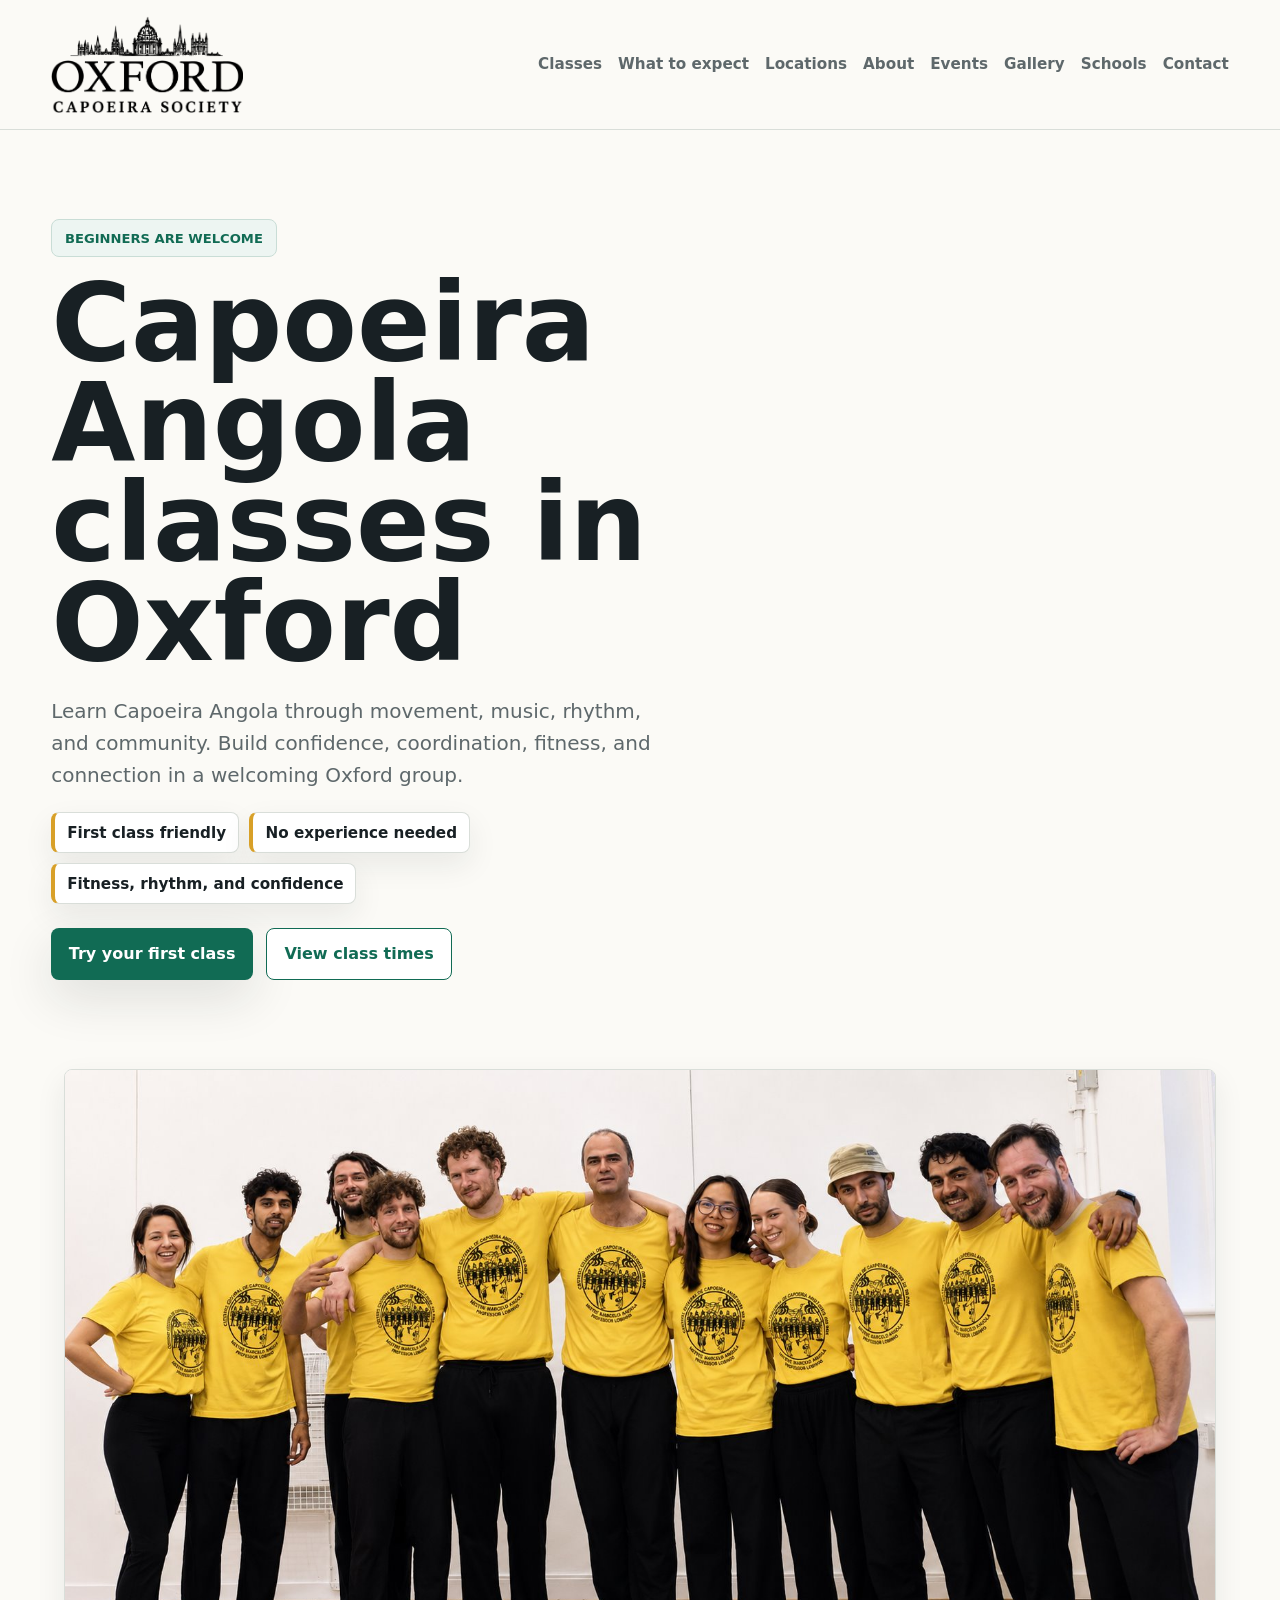
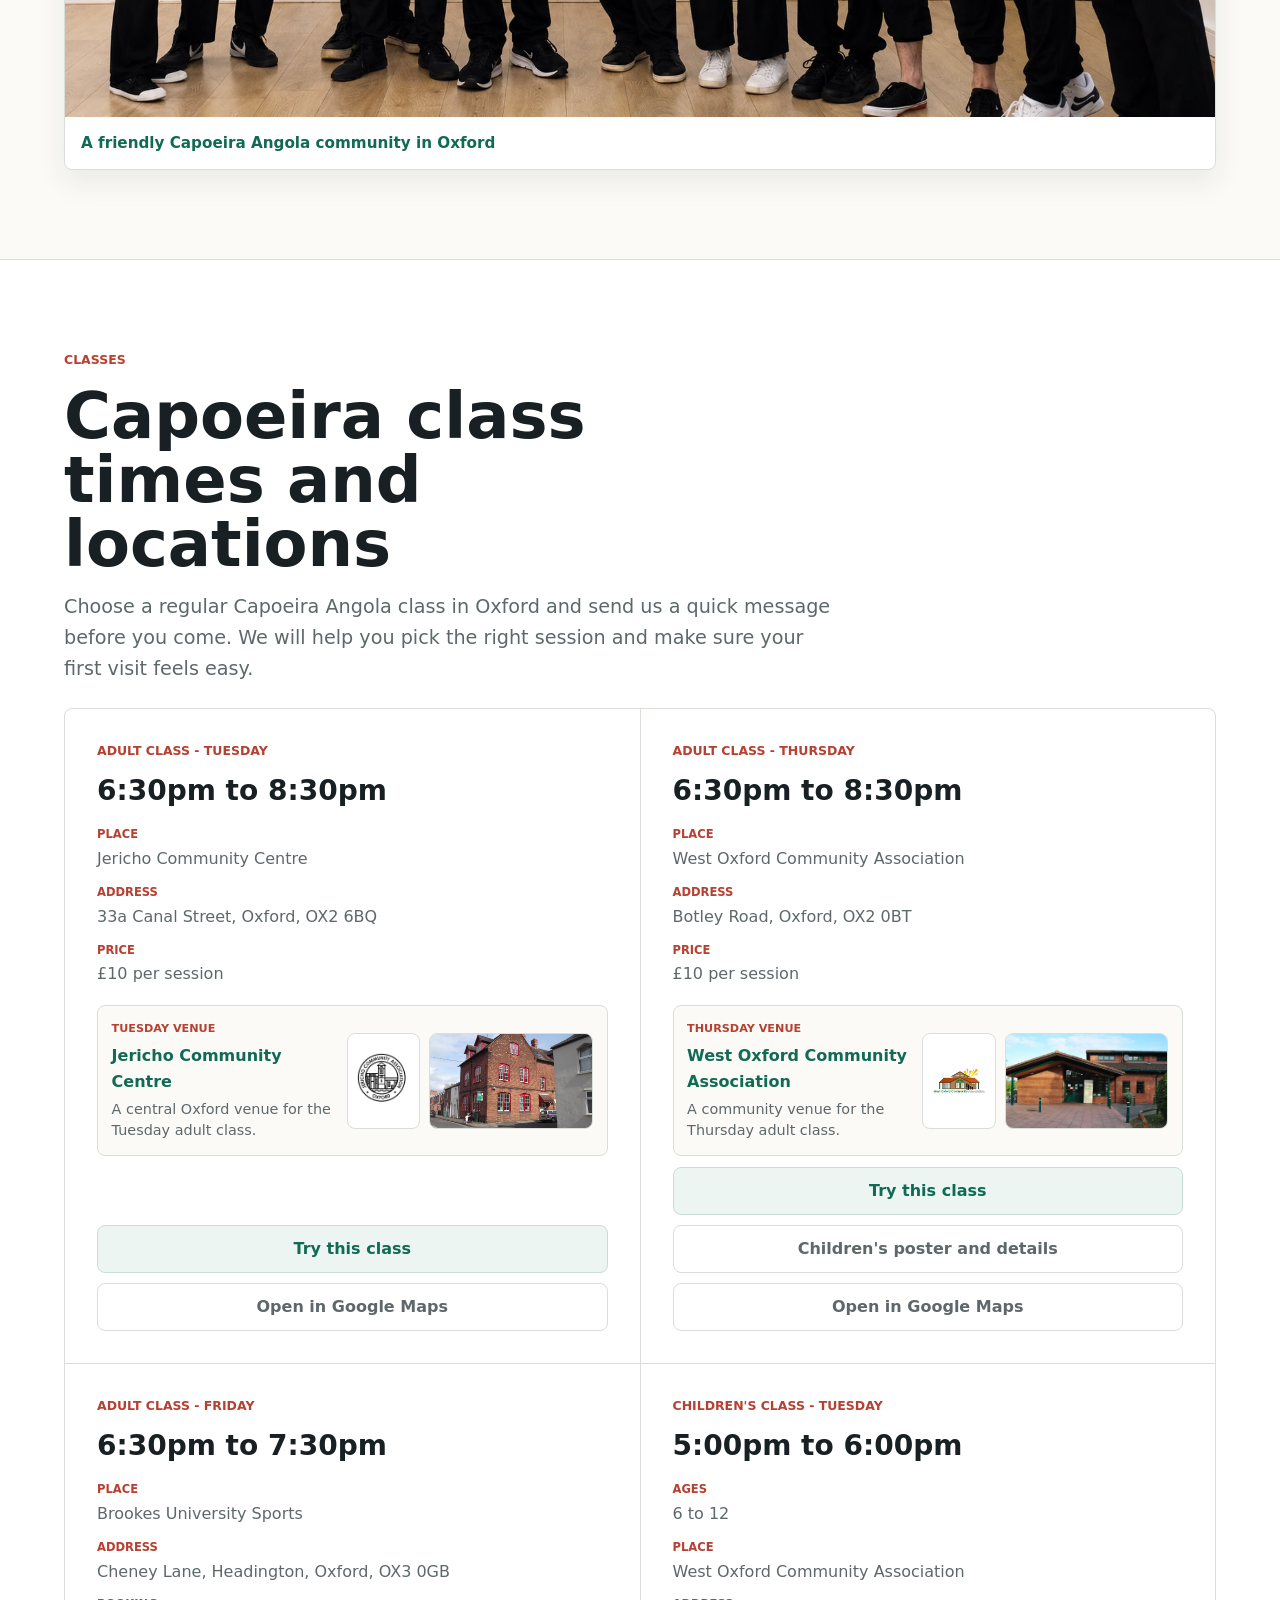
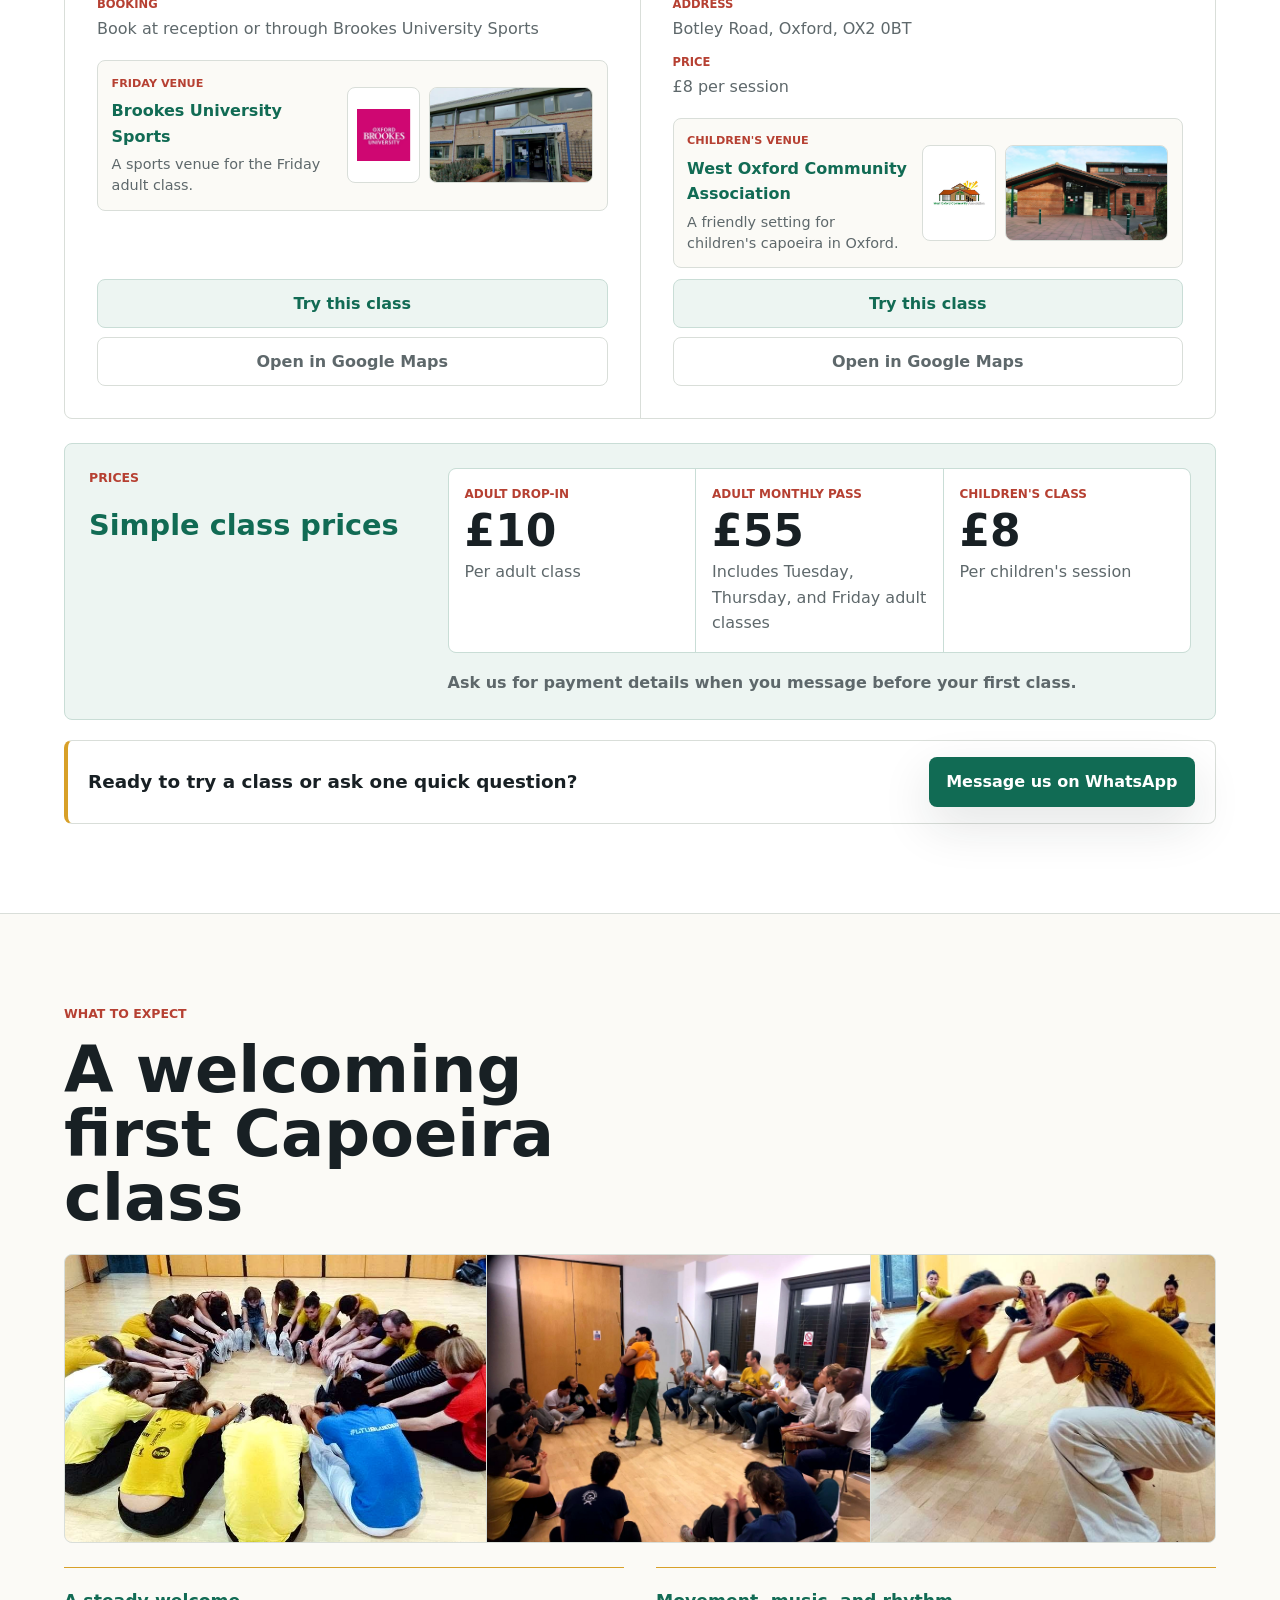
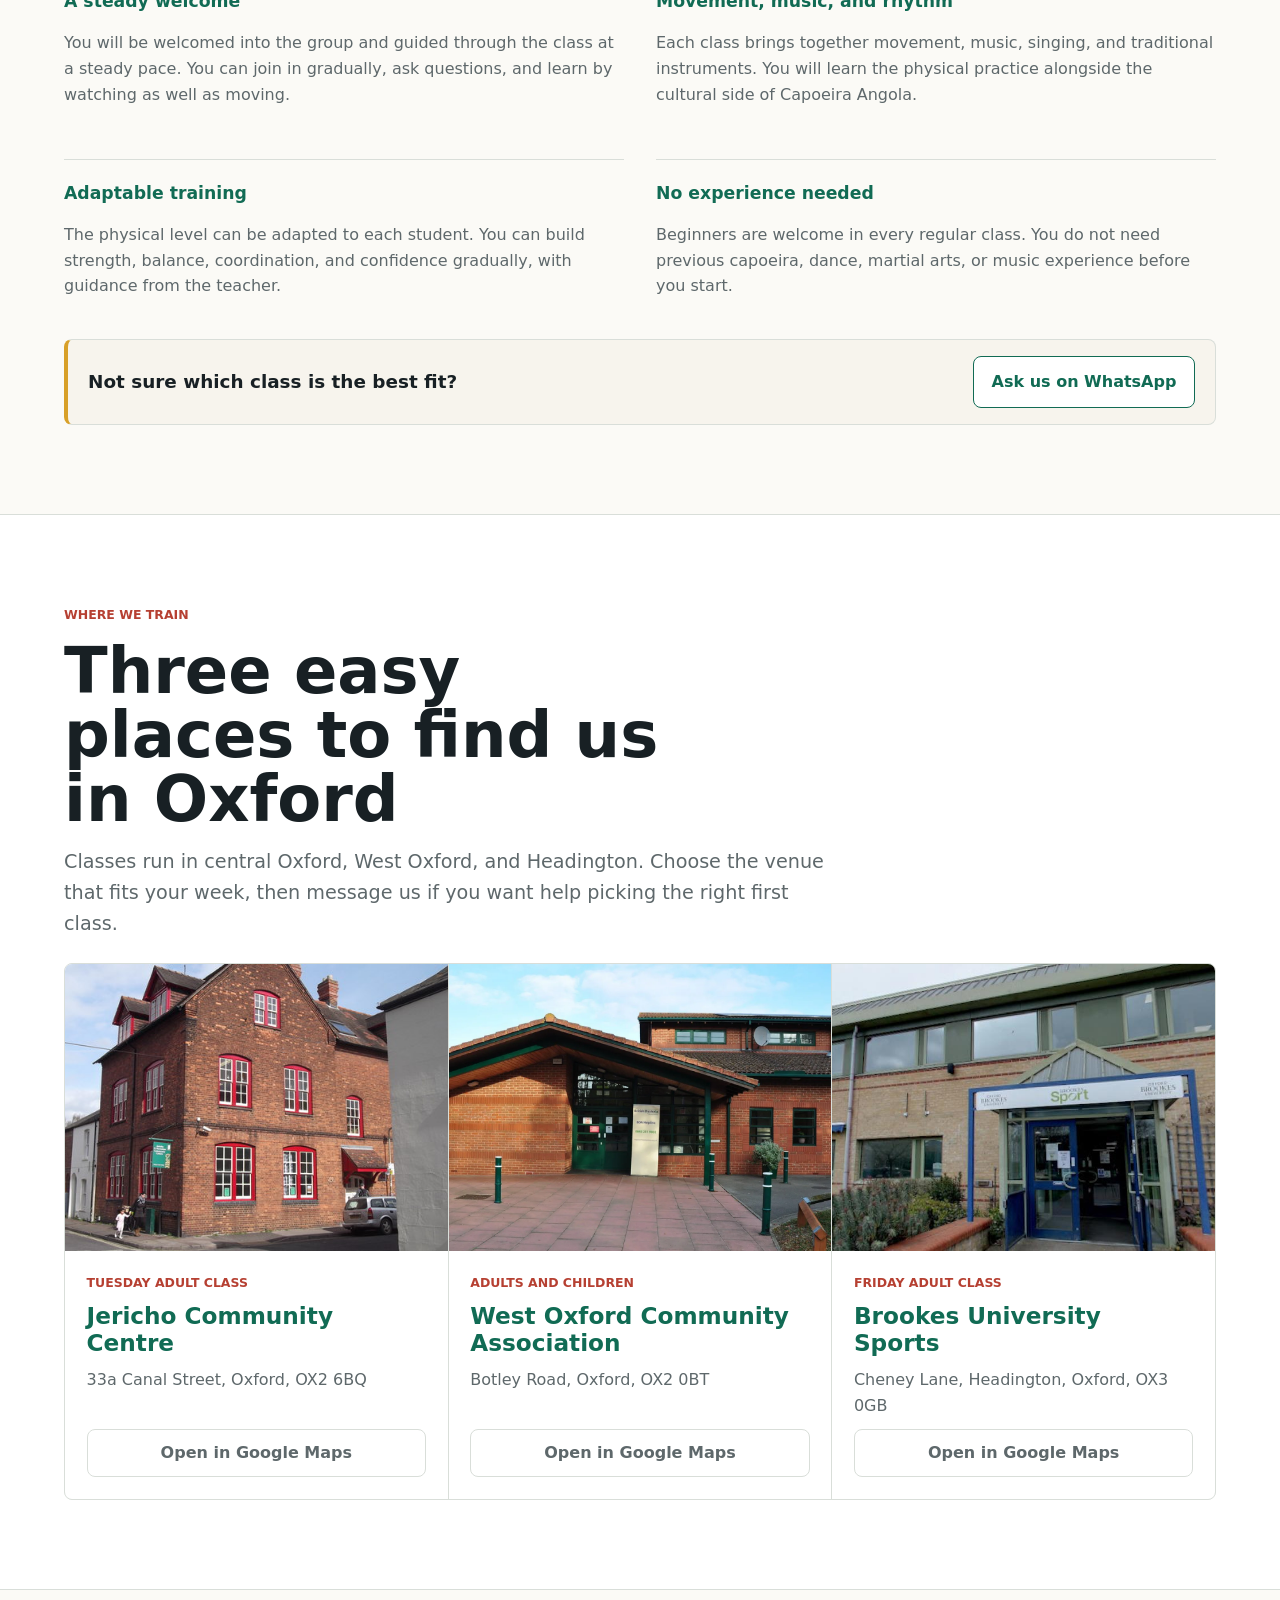
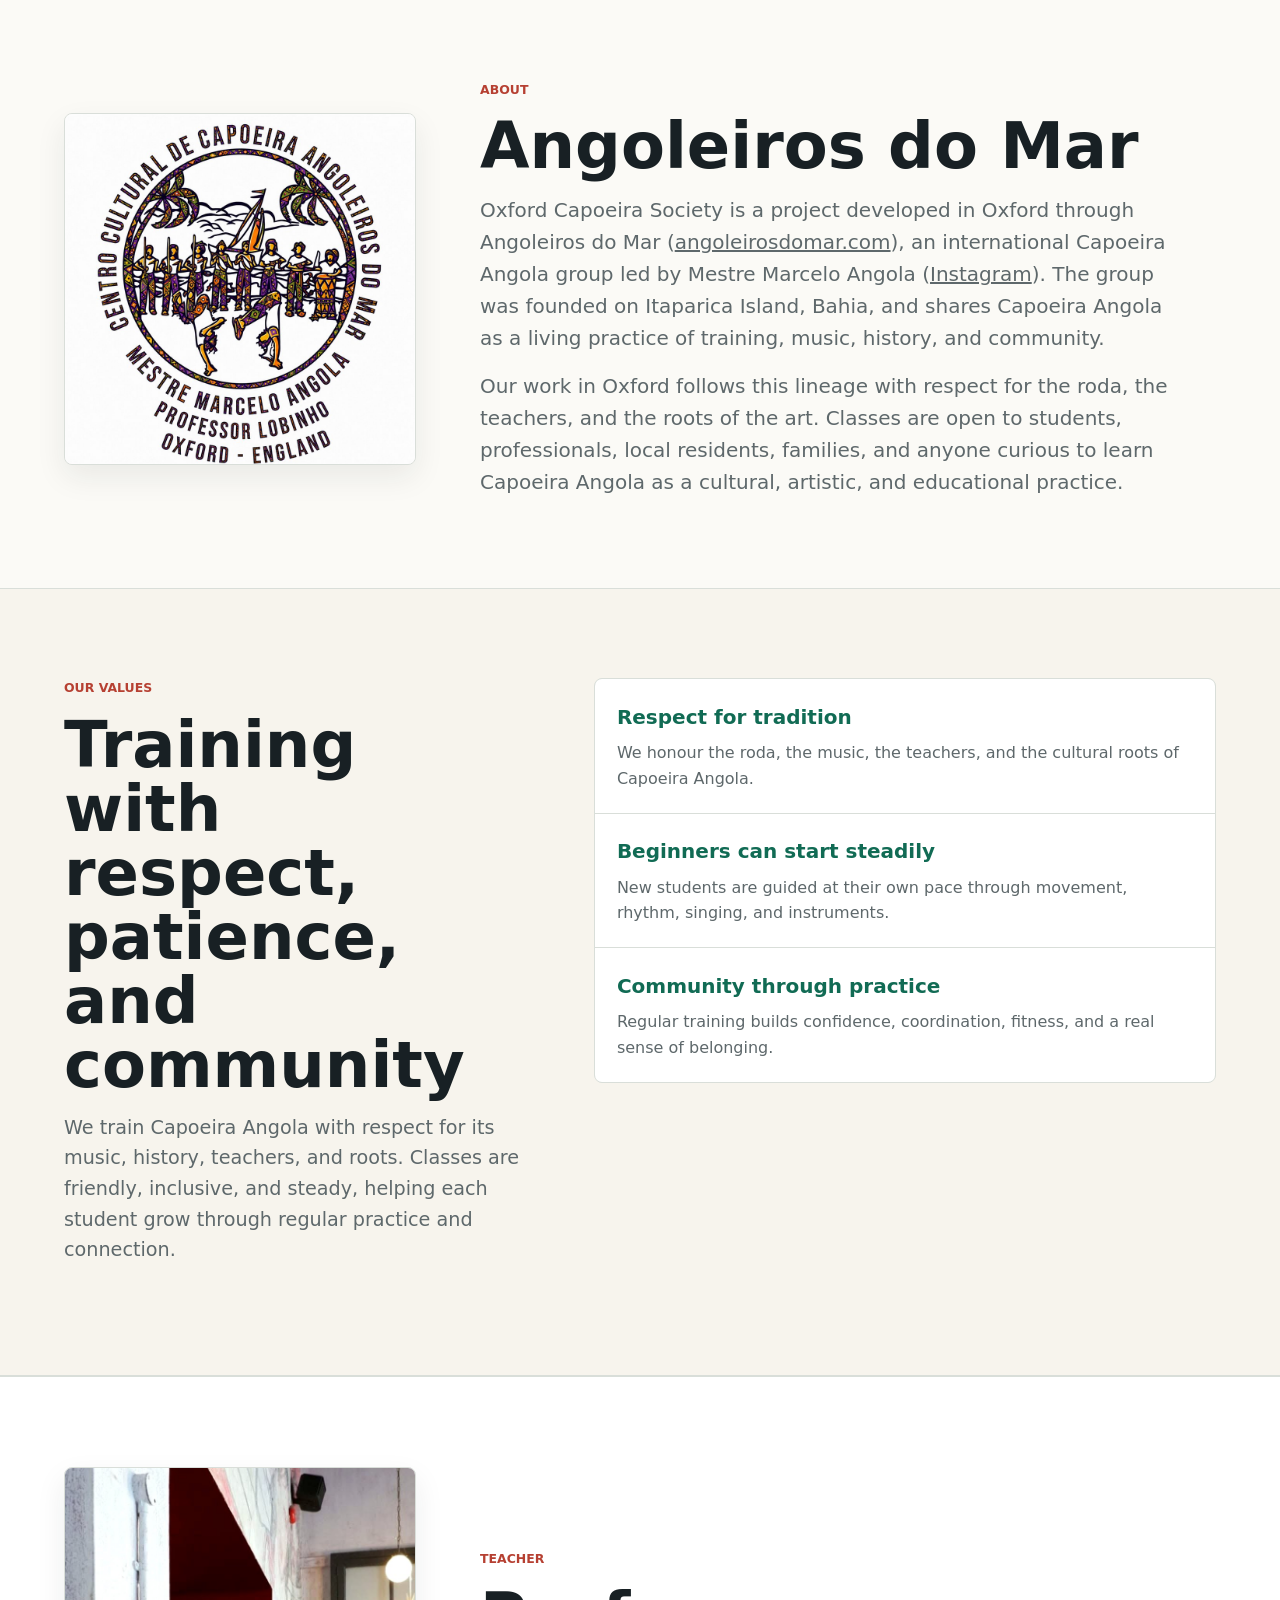
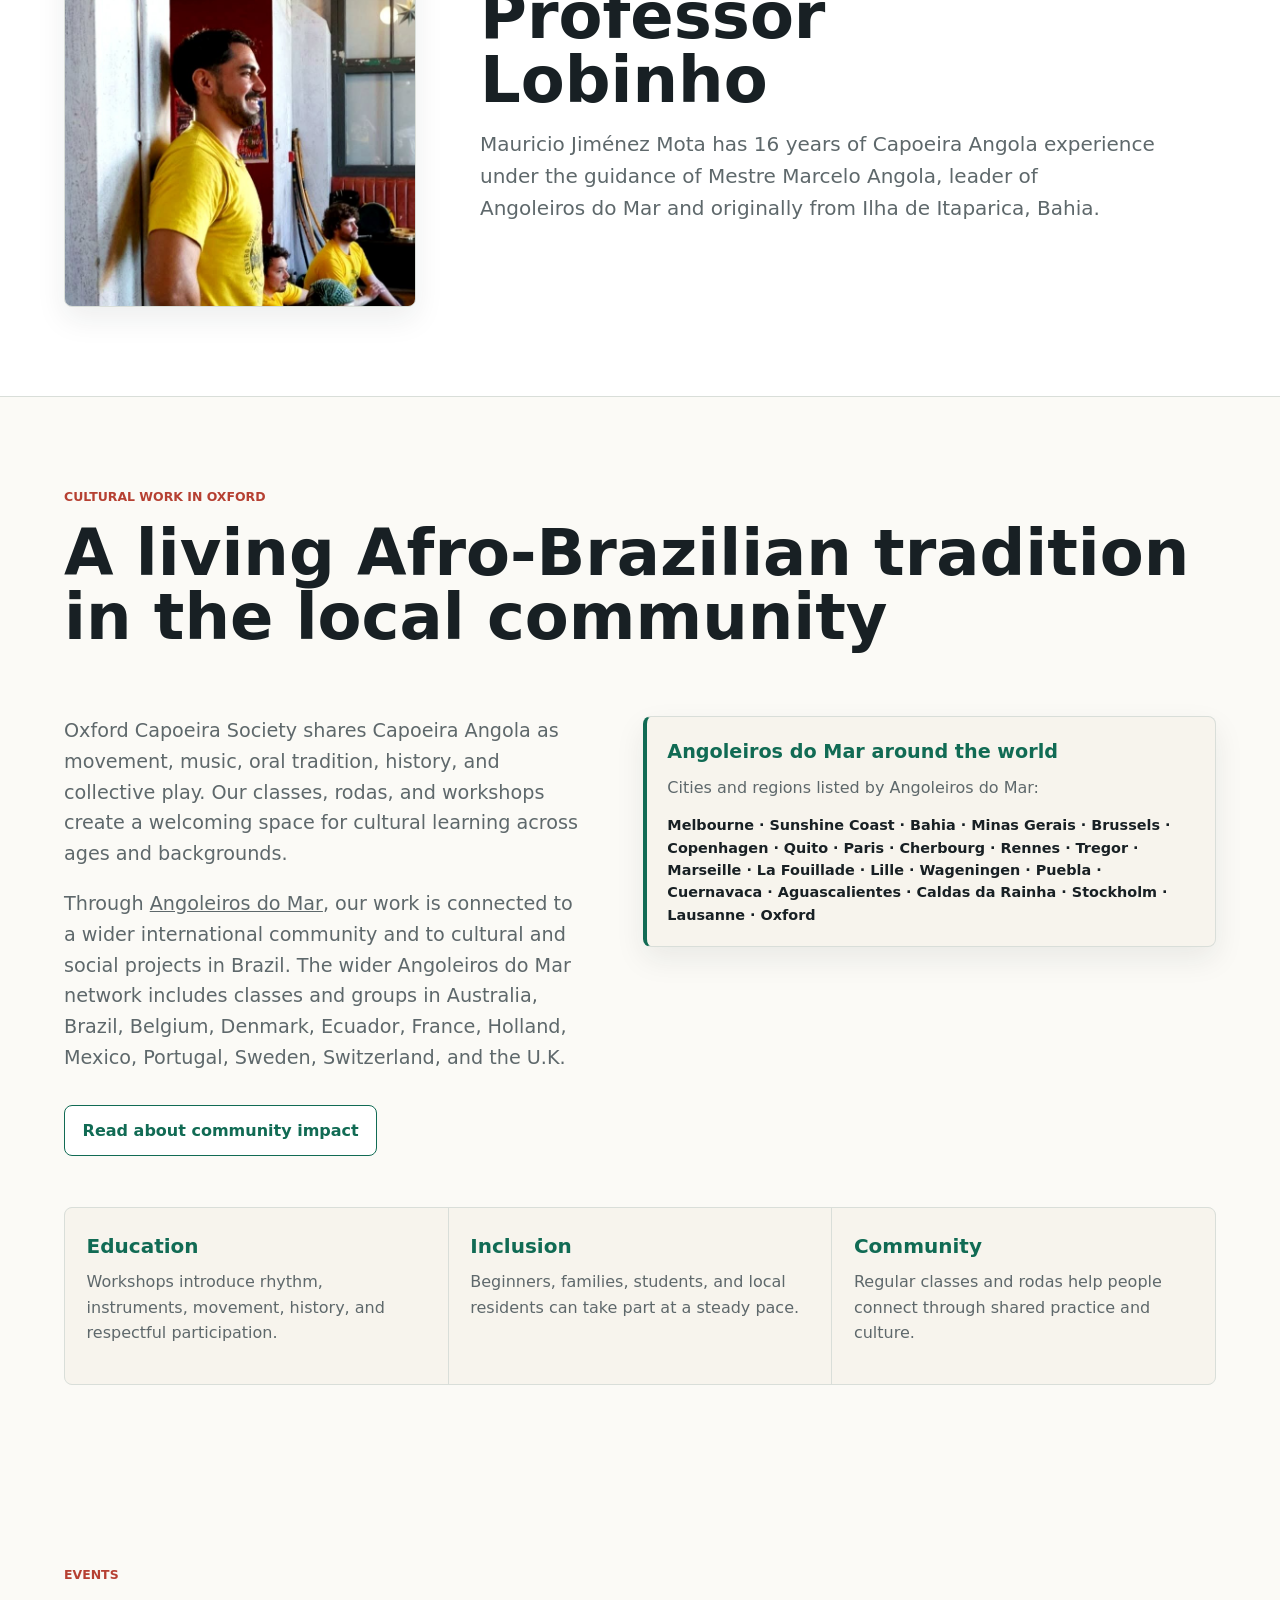
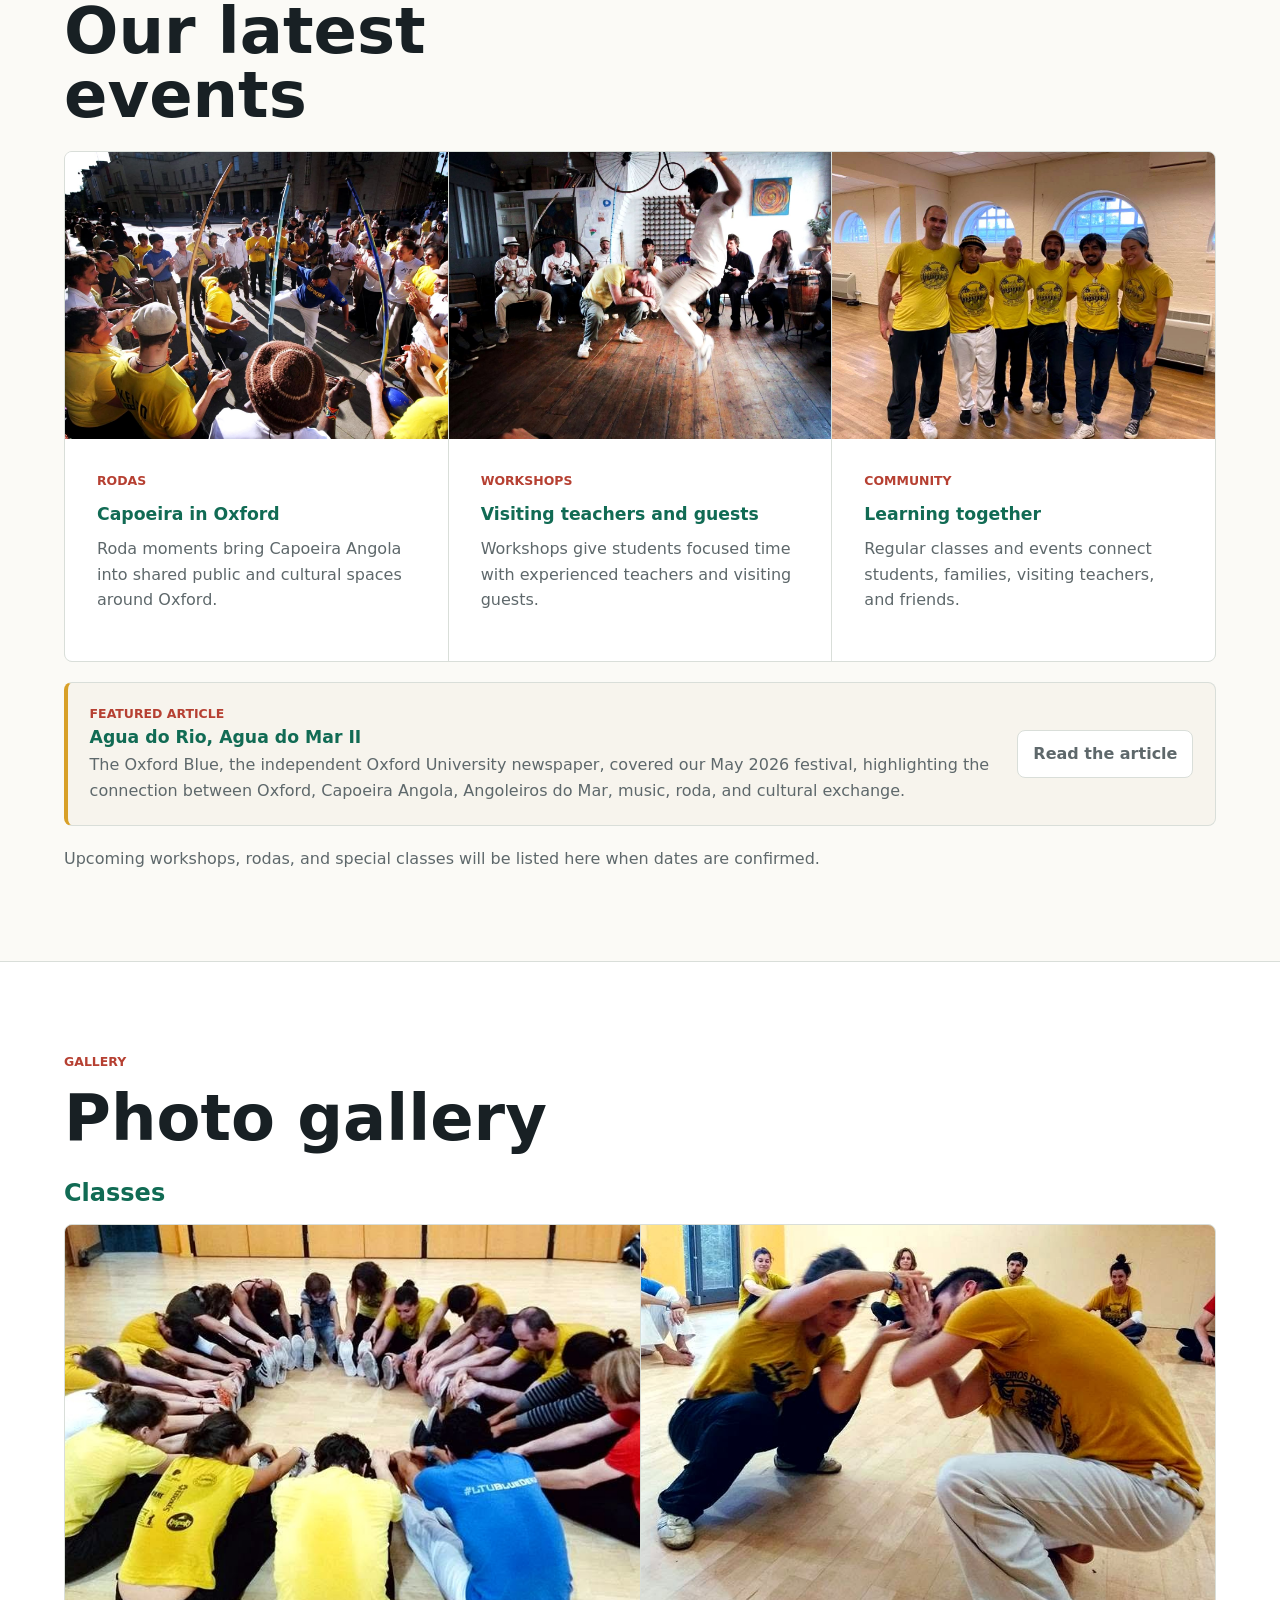
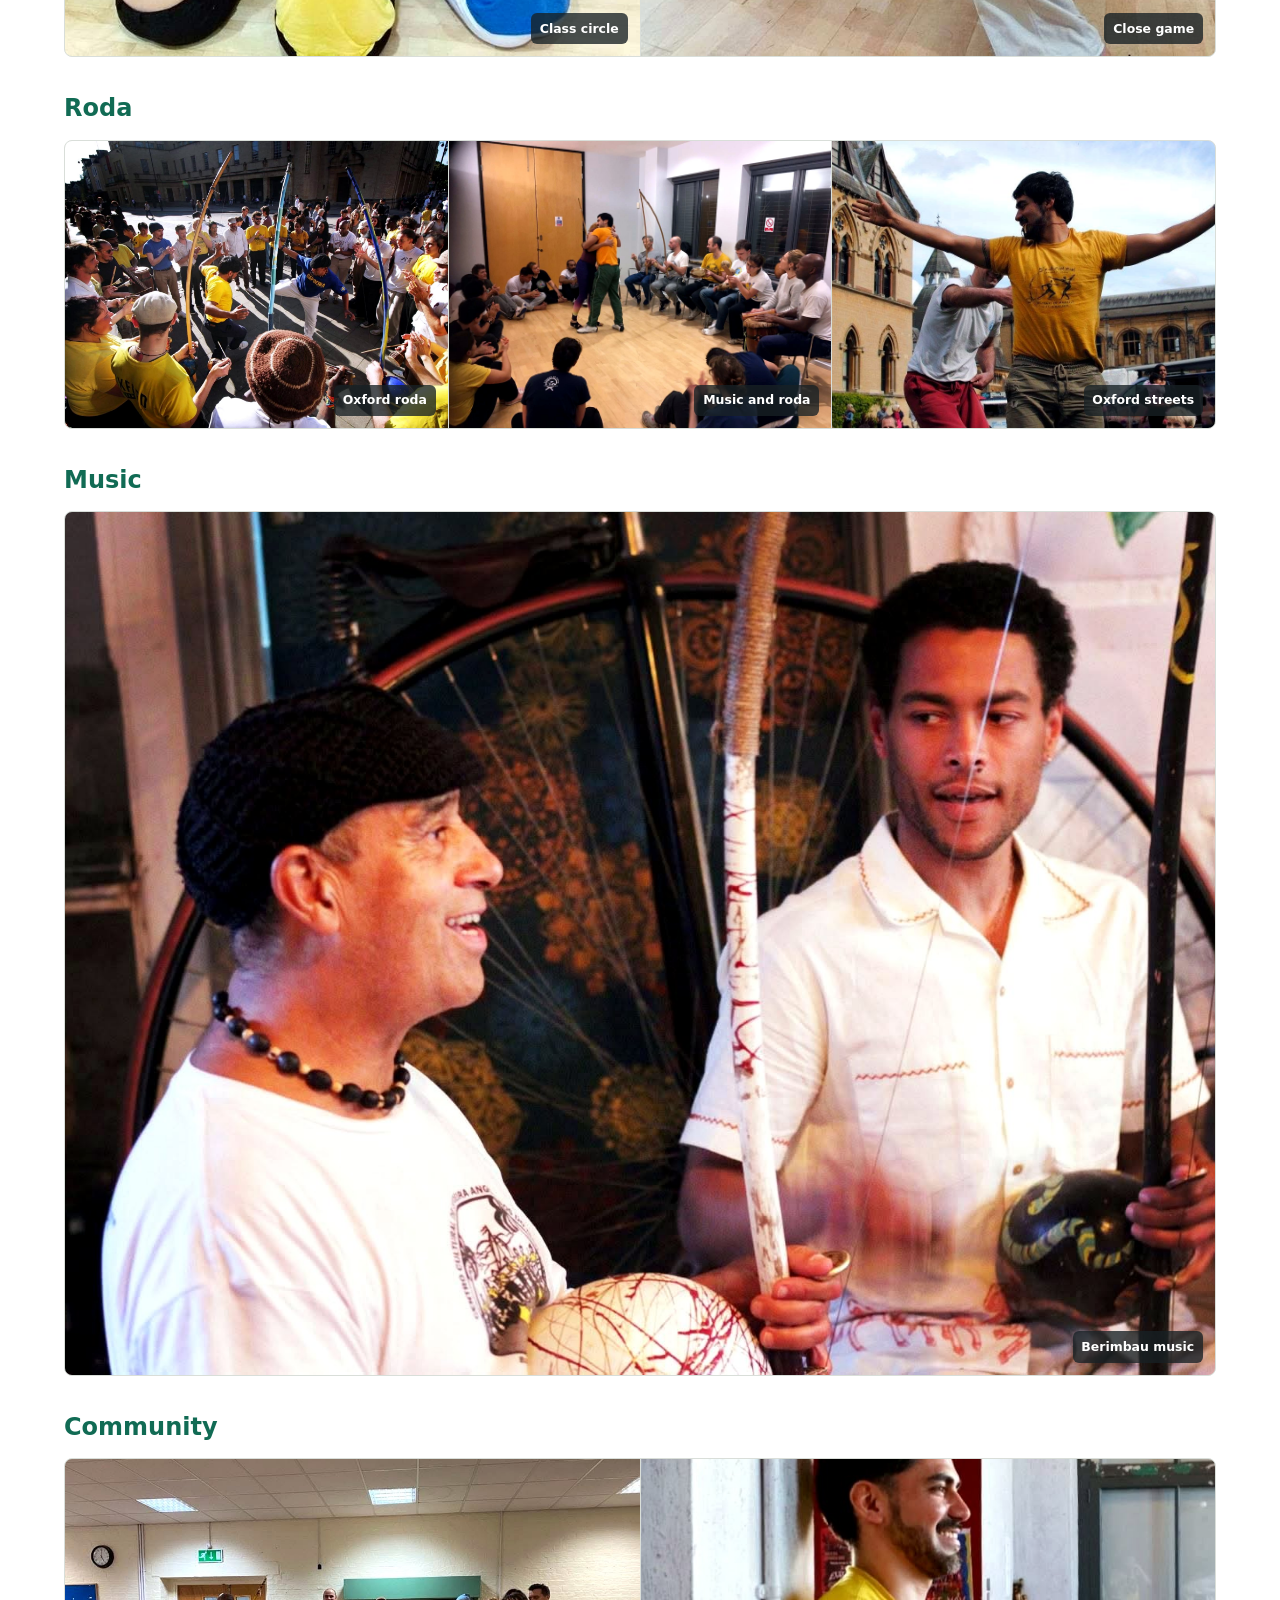
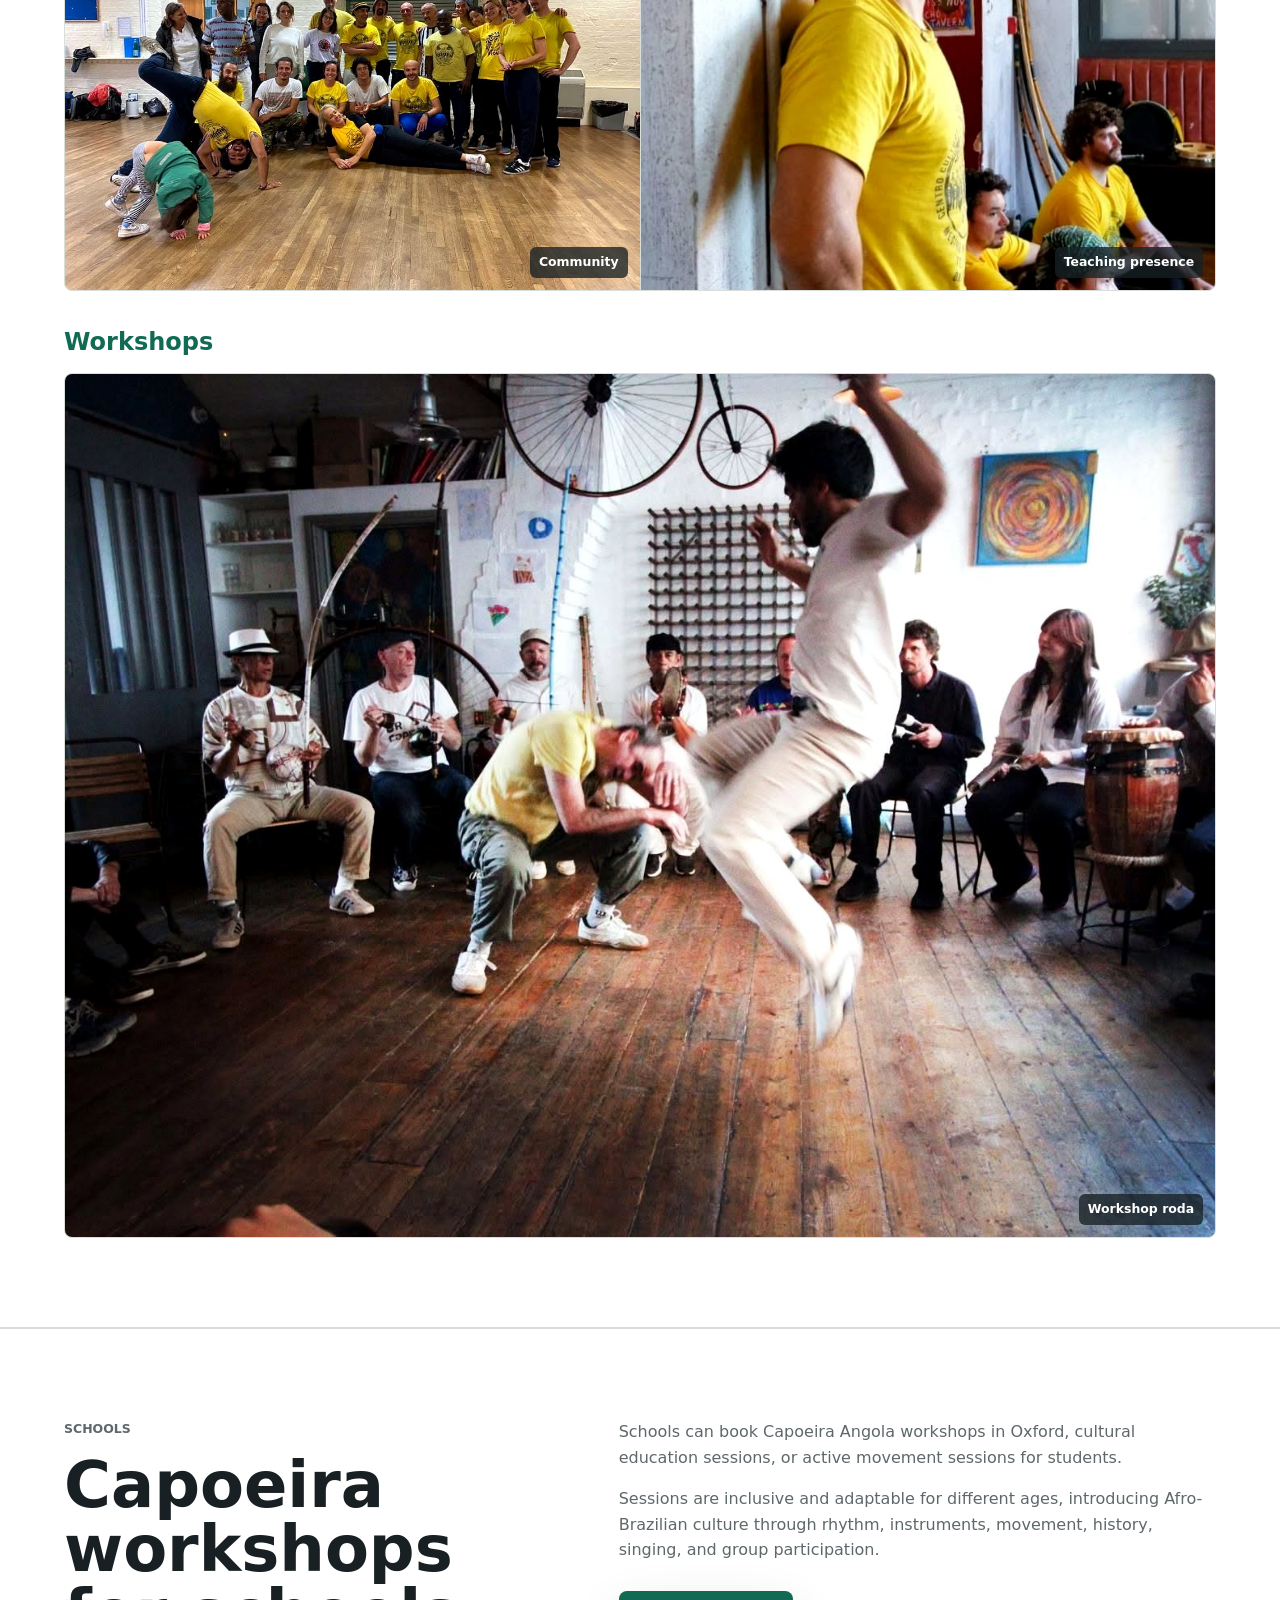
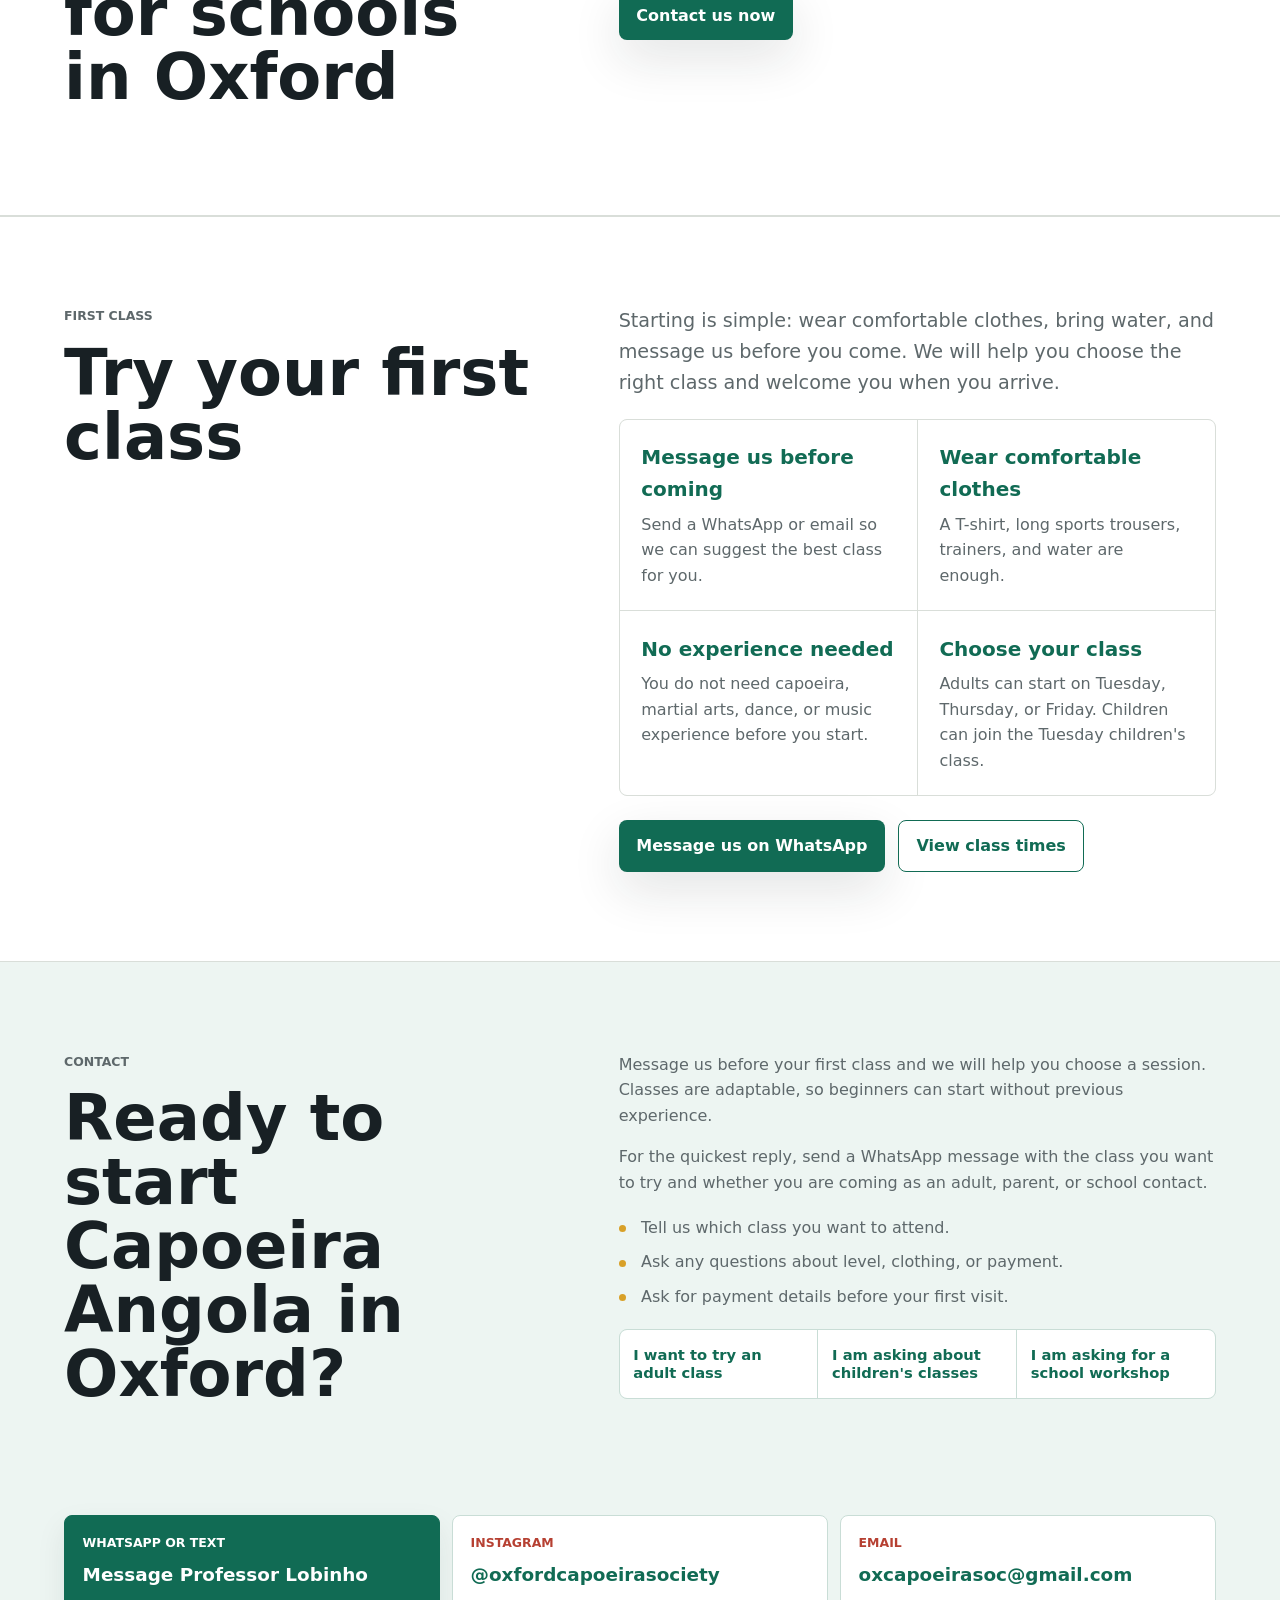
<file: index.html>
<!doctype html>
<html lang="en">
  <head>
    <meta charset="utf-8">
    <meta name="viewport" content="width=device-width, initial-scale=1">
    <meta
      name="description"
      content="Capoeira Angola classes in Oxford for adults and children, plus beginner-friendly workshops and school sessions with Oxford Capoeira Society."
    >
    <title>Capoeira Angola Classes in Oxford | Oxford Capoeira Society</title>
    <link rel="canonical" href="https://www.oxfordcapoeira.co.uk/">
    <meta property="og:type" content="website">
    <meta property="og:site_name" content="Oxford Capoeira Society">
    <meta property="og:title" content="Capoeira Angola Classes in Oxford">
    <meta
      property="og:description"
      content="Beginner-friendly Capoeira Angola classes in Oxford for adults and children, plus cultural workshops, music, movement, and community."
    >
    <meta property="og:url" content="https://www.oxfordcapoeira.co.uk/">
    <meta
      property="og:image"
      content="https://www.oxfordcapoeira.co.uk/images/oxford-capoeira-society-community-2026.jpg"
    >
    <meta property="og:image:alt" content="Oxford Capoeira Society students and teachers together">
    <meta name="twitter:card" content="summary_large_image">
    <meta name="twitter:title" content="Capoeira Angola Classes in Oxford">
    <meta
      name="twitter:description"
      content="Beginner-friendly Capoeira Angola classes in Oxford for adults and children, with music, movement, culture, and community."
    >
    <meta
      name="twitter:image"
      content="https://www.oxfordcapoeira.co.uk/images/oxford-capoeira-society-community-2026.jpg"
    >
    <script type="application/ld+json">
      {
        "@context": "https://schema.org",
        "@graph": [
          {
            "@type": "SportsActivityLocation",
            "@id": "https://www.oxfordcapoeira.co.uk/#organization",
            "name": "Oxford Capoeira Society",
            "url": "https://www.oxfordcapoeira.co.uk/",
            "logo": "https://www.oxfordcapoeira.co.uk/images/oxford-capoeira-society-logo-transparent.png",
            "image": "https://www.oxfordcapoeira.co.uk/images/oxford-capoeira-society-community-2026.jpg",
            "description": "Oxford Capoeira Society teaches Capoeira Angola classes in Oxford for adults and children, with music, movement, cultural workshops, and community events.",
            "sport": "Capoeira Angola",
            "telephone": "+447411776771",
            "email": "oxcapoeirasoc@gmail.com",
            "priceRange": "£8-£10",
            "areaServed": {
              "@type": "City",
              "name": "Oxford"
            },
            "parentOrganization": {
              "@type": "Organization",
              "name": "Angoleiros do Mar",
              "url": "https://www.angoleirosdomar.com/"
            },
            "sameAs": [
              "https://www.instagram.com/oxfordcapoeirasociety/",
              "https://www.angoleirosdomar.com/"
            ],
            "founder": {
              "@type": "Person",
              "name": "Mauricio Jimenez Mota",
              "alternateName": "Professor Lobinho"
            },
            "department": [
              {
                "@type": "Place",
                "name": "Jericho Community Centre",
                "address": {
                  "@type": "PostalAddress",
                  "streetAddress": "33a Canal Street",
                  "addressLocality": "Oxford",
                  "postalCode": "OX2 6BQ",
                  "addressCountry": "GB"
                }
              },
              {
                "@type": "Place",
                "name": "West Oxford Community Association",
                "address": {
                  "@type": "PostalAddress",
                  "streetAddress": "Botley Road",
                  "addressLocality": "Oxford",
                  "postalCode": "OX2 0BT",
                  "addressCountry": "GB"
                }
              },
              {
                "@type": "Place",
                "name": "Brookes University Sports",
                "address": {
                  "@type": "PostalAddress",
                  "streetAddress": "Cheney Lane",
                  "addressLocality": "Oxford",
                  "postalCode": "OX3 0GB",
                  "addressCountry": "GB"
                }
              }
            ],
            "hasOfferCatalog": {
              "@type": "OfferCatalog",
              "name": "Capoeira Angola classes and workshops",
              "itemListElement": [
                {
                  "@type": "Offer",
                  "name": "Adult Capoeira Angola classes",
                  "description": "Regular adult Capoeira Angola classes in Oxford on Tuesday, Thursday, and Friday."
                },
                {
                  "@type": "Offer",
                  "name": "Children's Capoeira Angola class",
                  "description": "Tuesday children's Capoeira Angola class in Oxford for ages 6 to 12."
                },
                {
                  "@type": "Offer",
                  "name": "Capoeira workshops for schools",
                  "description": "Capoeira Angola cultural education workshops for schools in Oxford."
                }
              ]
            }
          },
          {
            "@type": "WebSite",
            "@id": "https://www.oxfordcapoeira.co.uk/#website",
            "name": "Oxford Capoeira Society",
            "url": "https://www.oxfordcapoeira.co.uk/",
            "publisher": {
              "@id": "https://www.oxfordcapoeira.co.uk/#organization"
            },
            "inLanguage": "en-GB"
          }
        ]
      }
    </script>
    <link rel="stylesheet" href="styles.css?v=20260902-ninhos-poster">
  </head>
  <body>
    <header class="site-header">
      <a class="brand" href="#top" aria-label="Oxford Capoeira Society home">
        <img
          class="brand-logo"
          src="images/oxford-capoeira-society-logo-transparent.png"
          alt=""
          aria-hidden="true"
        >
      </a>
      <nav class="site-nav" aria-label="Main navigation">
        <a href="#classes">Classes</a>
        <a href="#what-to-expect">What to expect</a>
        <a href="#where-we-train">Locations</a>
        <a href="#about">About</a>
        <a href="#events">Events</a>
        <a href="#gallery">Gallery</a>
        <a href="#schools">Schools</a>
        <a href="#contact">Contact</a>
      </nav>
    </header>

    <main id="top">
      <section class="hero" aria-labelledby="hero-title">
        <div class="hero-copy">
          <p class="welcome-badge">Beginners are welcome</p>
          <h1 id="hero-title">Capoeira Angola classes in Oxford</h1>
          <p>
            Learn Capoeira Angola through movement, music, rhythm, and
            community. Build confidence, coordination, fitness, and connection
            in a welcoming Oxford group.
          </p>
          <div class="hero-tail">
            <ul class="hero-highlights" aria-label="Class highlights">
              <li>First class friendly</li>
              <li>No experience needed</li>
              <li>Fitness, rhythm, and confidence</li>
            </ul>
            <div class="hero-actions" aria-label="Main actions">
              <a class="button" href="#first-class">Try your first class</a>
              <a class="button button-secondary" href="#classes">View class times</a>
            </div>
          </div>
        </div>
        <!-- TODO: Find or create a new main photograph for the homepage. -->
      </section>

      <section class="community-photo" aria-label="Oxford Capoeira Society group photo">
        <div class="section-inner">
          <figure>
            <img
              src="images/oxford-capoeira-society-community-2026.jpg"
              alt="Oxford Capoeira Society students and teachers smiling together in yellow group shirts"
            loading="lazy"
            decoding="async"
            >
            <figcaption>A friendly Capoeira Angola community in Oxford</figcaption>
          </figure>
        </div>
      </section>

      <section class="section section-accent" id="classes" aria-labelledby="classes-title">
        <div class="section-inner">
          <p class="eyebrow">Classes</p>
          <h2 id="classes-title">Capoeira class times and locations</h2>
          <p class="section-intro">
            Choose a regular Capoeira Angola class in Oxford and send us a
            quick message before you come. We will help you pick the right
            session and make sure your first visit feels easy.
          </p>
          <div class="class-options">
            <article class="class-option">
              <p class="class-type">Adult class - Tuesday</p>
              <h4>6:30pm to 8:30pm</h4>
              <dl class="class-details">
                <div>
                  <dt>Place</dt>
                  <dd>Jericho Community Centre</dd>
                </div>
                <div>
                  <dt>Address</dt>
                  <dd>33a Canal Street, Oxford, OX2 6BQ</dd>
                </div>
                <div>
                  <dt>Price</dt>
                  <dd>&pound;10 per session</dd>
                </div>
              </dl>
              <div class="class-venue" aria-label="Jericho Community Centre venue images">
                <div class="class-venue-copy">
                  <p class="eyebrow">Tuesday venue</p>
                  <h5>Jericho Community Centre</h5>
                  <p>A central Oxford venue for the Tuesday adult class.</p>
                </div>
                <div class="venue-images">
                  <img
                    src="images/jericho-community-association-icon.png"
                    alt="Jericho Community Association Oxford icon"
                  loading="lazy"
                  decoding="async"
                  >
                  <img
                    src="images/jericho-community-centre-exterior.jpg"
                    alt="Jericho Community Centre building exterior"
                  loading="lazy"
                  decoding="async"
                  >
                </div>
              </div>
              <div class="class-actions">
                <a class="class-link" href="#first-class">Try this class</a>
                <a
                  class="class-link class-link-secondary"
                  href="https://www.google.com/maps/search/?api=1&query=Jericho%20Community%20Centre%2033a%20Canal%20Street%20Oxford%20OX2%206BQ"
                  target="_blank"
                  rel="noopener noreferrer"
                >
                  Open in Google Maps
                </a>
              </div>
            </article>
            <article class="class-option">
              <p class="class-type">Adult class - Thursday</p>
              <h4>6:30pm to 8:30pm</h4>
              <dl class="class-details">
                <div>
                  <dt>Place</dt>
                  <dd>West Oxford Community Association</dd>
                </div>
                <div>
                  <dt>Address</dt>
                  <dd>Botley Road, Oxford, OX2 0BT</dd>
                </div>
                <div>
                  <dt>Price</dt>
                  <dd>&pound;10 per session</dd>
                </div>
              </dl>
              <div class="class-venue" aria-label="West Oxford Community Association venue images">
                <div class="class-venue-copy">
                  <p class="eyebrow">Thursday venue</p>
                  <h5>West Oxford Community Association</h5>
                  <p>A community venue for the Thursday adult class.</p>
                </div>
                <div class="venue-images">
                  <img
                    src="images/west-oxford-community-association-logo.jpg"
                    alt="West Oxford Community Association logo"
                    loading="lazy"
                    decoding="async"
                  >
                  <img
                    src="images/west-oxford-community-centre.webp"
                    alt="West Oxford Community Centre building exterior"
                    loading="lazy"
                    decoding="async"
                  >
                </div>
              </div>
              <div class="class-actions">
                <a class="class-link" href="#first-class">Try this class</a>
                <a class="class-link class-link-secondary" href="children/">Children's poster and details</a>
                <a
                  class="class-link class-link-secondary"
                  href="https://www.google.com/maps/search/?api=1&query=West%20Oxford%20Community%20Centre%20Botley%20Road%20Oxford%20OX2%200BT"
                  target="_blank"
                  rel="noopener noreferrer"
                >
                  Open in Google Maps
                </a>
              </div>
            </article>
            <article class="class-option">
              <p class="class-type">Adult class - Friday</p>
              <h4>6:30pm to 7:30pm</h4>
              <dl class="class-details">
                <div>
                  <dt>Place</dt>
                  <dd>Brookes University Sports</dd>
                </div>
                <div>
                  <dt>Address</dt>
                  <dd>Cheney Lane, Headington, Oxford, OX3 0GB</dd>
                </div>
                <div>
                  <dt>Booking</dt>
                  <dd>Book at reception or through Brookes University Sports</dd>
                </div>
              </dl>
              <div class="class-venue" aria-label="Brookes University Sports venue images">
                <div class="class-venue-copy">
                  <p class="eyebrow">Friday venue</p>
                  <h5>Brookes University Sports</h5>
                  <p>A sports venue for the Friday adult class.</p>
                </div>
                <div class="venue-images">
                  <img
                    src="images/brookes-sports-logo.png"
                    alt="Oxford Brookes University logo"
                  loading="lazy"
                  decoding="async"
                  >
                  <img
                    src="images/brookes-sports-exterior.jpg"
                    alt="Brookes University Sports building exterior"
                  loading="lazy"
                  decoding="async"
                  >
                </div>
              </div>
              <div class="class-actions">
                <a class="class-link" href="#first-class">Try this class</a>
                <a
                  class="class-link class-link-secondary"
                  href="https://www.google.com/maps/search/?api=1&query=Brookes%20University%20Sports%20Cheney%20Lane%20Headington%20Oxford%20OX3%200GB"
                  target="_blank"
                  rel="noopener noreferrer"
                >
                  Open in Google Maps
                </a>
              </div>
            </article>
            <article class="class-option">
              <p class="class-type">Children's class - Tuesday</p>
              <h4>5:00pm to 6:00pm</h4>
              <dl class="class-details">
                <div>
                  <dt>Ages</dt>
                  <dd>6 to 12</dd>
                </div>
                <div>
                  <dt>Place</dt>
                  <dd>West Oxford Community Association</dd>
                </div>
                <div>
                  <dt>Address</dt>
                  <dd>Botley Road, Oxford, OX2 0BT</dd>
                </div>
                <div>
                  <dt>Price</dt>
                  <dd>&pound;8 per session</dd>
                </div>
              </dl>
              <div class="class-venue" aria-label="West Oxford Community Association venue images">
                <div class="class-venue-copy">
                  <p class="eyebrow">Children's venue</p>
                  <h5>West Oxford Community Association</h5>
                  <p>A friendly setting for children's capoeira in Oxford.</p>
                </div>
                <div class="venue-images">
                  <img
                    src="images/west-oxford-community-association-logo.jpg"
                    alt="West Oxford Community Association logo"
                  loading="lazy"
                  decoding="async"
                  >
                  <img
                    src="images/west-oxford-community-centre.webp"
                    alt="West Oxford Community Centre building exterior"
                  loading="lazy"
                  decoding="async"
                  >
                </div>
              </div>
              <div class="class-actions">
                <a class="class-link" href="#first-class">Try this class</a>
                <a
                  class="class-link class-link-secondary"
                  href="https://www.google.com/maps/search/?api=1&query=West%20Oxford%20Community%20Centre%20Botley%20Road%20Oxford%20OX2%200BT"
                  target="_blank"
                  rel="noopener noreferrer"
                >
                  Open in Google Maps
                </a>
              </div>
            </article>
          </div>
          <aside class="price-summary" aria-labelledby="prices-title">
            <div class="price-summary-heading">
              <p class="eyebrow">Prices</p>
              <h3 id="prices-title">Simple class prices</h3>
            </div>
            <div class="price-cards">
              <article>
                <p>Adult drop-in</p>
                <strong>&pound;10</strong>
                <span>Per adult class</span>
              </article>
              <article>
                <p>Adult monthly pass</p>
                <strong>&pound;55</strong>
                <span>Includes Tuesday, Thursday, and Friday adult classes</span>
              </article>
              <article>
                <p>Children's class</p>
                <strong>&pound;8</strong>
                <span>Per children's session</span>
              </article>
            </div>
            <p class="price-note">
              Ask us for payment details when you message before your first
              class.
            </p>
          </aside>
          <div class="quick-contact" aria-label="Quick contact after class prices">
            <p>Ready to try a class or ask one quick question?</p>
            <a
              class="button"
              href="https://wa.me/447411776771"
              target="_blank"
              rel="noopener noreferrer"
            >
              Message us on WhatsApp
            </a>
          </div>
        </div>
      </section>

      <section class="section" id="what-to-expect" aria-labelledby="what-to-expect-title">
        <div class="section-inner">
          <p class="eyebrow">What to expect</p>
          <h2 id="what-to-expect-title">A welcoming first Capoeira class</h2>
          <div class="expect-photo-strip" aria-label="Capoeira Angola class moments">
            <img
              src="images/color-graded/photo-10.jpg"
              alt="Students stretching together in a circle during class"
            loading="lazy"
            decoding="async"
            >
            <img
              src="images/color-graded/photo-13.jpg"
              alt="Capoeira Angola roda with students clapping and musicians playing"
            loading="lazy"
            decoding="async"
            >
            <img
              src="images/color-graded/photo-08.jpg"
              alt="Two students playing Capoeira Angola low to the ground"
            loading="lazy"
            decoding="async"
            >
          </div>
          <div class="expect-grid">
            <article>
              <h3>A steady welcome</h3>
              <p>
                You will be welcomed into the group and guided through the
                class at a steady pace. You can join in gradually, ask
                questions, and learn by watching as well as moving.
              </p>
            </article>
            <article>
              <h3>Movement, music, and rhythm</h3>
              <p>
                Each class brings together movement, music, singing, and
                traditional instruments. You will learn the physical practice
                alongside the cultural side of Capoeira Angola.
              </p>
            </article>
            <article>
              <h3>Adaptable training</h3>
              <p>
                The physical level can be adapted to each student. You can
                build strength, balance, coordination, and confidence gradually,
                with guidance from the teacher.
              </p>
            </article>
            <article>
              <h3>No experience needed</h3>
              <p>
                Beginners are welcome in every regular class. You do not need
                previous capoeira, dance, martial arts, or music experience
                before you start.
              </p>
            </article>
          </div>
          <div class="quick-contact quick-contact-subtle" aria-label="Quick contact after what to expect">
            <p>Not sure which class is the best fit?</p>
            <a
              class="button button-secondary"
              href="https://wa.me/447411776771"
              target="_blank"
              rel="noopener noreferrer"
            >
              Ask us on WhatsApp
            </a>
          </div>
        </div>
      </section>

      <section class="section section-accent" id="where-we-train" aria-labelledby="where-we-train-title">
        <div class="section-inner">
          <p class="eyebrow">Where we train</p>
          <h2 id="where-we-train-title">Three easy places to find us in Oxford</h2>
          <p class="section-intro">
            Classes run in central Oxford, West Oxford, and Headington. Choose
            the venue that fits your week, then message us if you want help
            picking the right first class.
          </p>
          <div class="location-grid">
            <article class="location-card">
              <img
                src="images/jericho-community-centre-exterior.jpg"
                alt="Jericho Community Centre building exterior"
              loading="lazy"
              decoding="async"
              >
              <div class="location-card-copy">
                <p class="class-type">Tuesday adult class</p>
                <h3>Jericho Community Centre</h3>
                <p>33a Canal Street, Oxford, OX2 6BQ</p>
                <a
                  class="class-link class-link-secondary"
                  href="https://www.google.com/maps/search/?api=1&query=Jericho%20Community%20Centre%2033a%20Canal%20Street%20Oxford%20OX2%206BQ"
                  target="_blank"
                  rel="noopener noreferrer"
                >
                  Open in Google Maps
                </a>
              </div>
            </article>
            <article class="location-card">
              <img
                src="images/west-oxford-community-centre.webp"
                alt="West Oxford Community Centre building exterior"
              loading="lazy"
              decoding="async"
              >
              <div class="location-card-copy">
                <p class="class-type">Adults and children</p>
                <h3>West Oxford Community Association</h3>
                <p>Botley Road, Oxford, OX2 0BT</p>
                <a
                  class="class-link class-link-secondary"
                  href="https://www.google.com/maps/search/?api=1&query=West%20Oxford%20Community%20Centre%20Botley%20Road%20Oxford%20OX2%200BT"
                  target="_blank"
                  rel="noopener noreferrer"
                >
                  Open in Google Maps
                </a>
              </div>
            </article>
            <article class="location-card">
              <img
                src="images/brookes-sports-exterior.jpg"
                alt="Brookes University Sports building exterior"
              loading="lazy"
              decoding="async"
              >
              <div class="location-card-copy">
                <p class="class-type">Friday adult class</p>
                <h3>Brookes University Sports</h3>
                <p>Cheney Lane, Headington, Oxford, OX3 0GB</p>
                <a
                  class="class-link class-link-secondary"
                  href="https://www.google.com/maps/search/?api=1&query=Brookes%20University%20Sports%20Cheney%20Lane%20Headington%20Oxford%20OX3%200GB"
                  target="_blank"
                  rel="noopener noreferrer"
                >
                  Open in Google Maps
                </a>
              </div>
            </article>
          </div>
        </div>
      </section>

      <section class="section" id="about" aria-labelledby="about-title">
        <div class="section-inner about-profile">
          <img
            class="about-logo"
            src="images/angoleiros-do-mar-logo.jpg"
            alt="Angoleiros do Mar cultural Capoeira Angola logo"
          loading="lazy"
          decoding="async"
          >
          <div>
            <p class="eyebrow">About</p>
            <h2 id="about-title"><span class="nowrap">Angoleiros do Mar</span></h2>
            <p>
              Oxford Capoeira Society is a project developed in Oxford through
              <span class="nowrap">Angoleiros do Mar</span>
              (<a href="https://www.angoleirosdomar.com/" target="_blank" rel="noopener noreferrer">angoleirosdomar.com</a>),
              an international Capoeira Angola group led by Mestre Marcelo
              Angola
              (<a href="https://www.instagram.com/mestremarceloangola/" target="_blank" rel="noopener noreferrer">Instagram</a>).
              The group was founded on Itaparica Island, Bahia, and shares
              Capoeira Angola as a living practice of training, music, history,
              and community.
            </p>
            <p>
              Our work in Oxford follows this lineage with respect for the
              roda, the teachers, and the roots of the art. Classes are open to
              students, professionals, local residents, families, and anyone
              curious to learn Capoeira Angola as a cultural, artistic, and
              educational practice.
            </p>
          </div>
        </div>
      </section>

      <section class="section section-values" id="values" aria-labelledby="values-title">
        <div class="section-inner values-layout">
          <div>
            <p class="eyebrow">Our values</p>
            <h2 id="values-title">Training with respect, patience, and community</h2>
            <p>
              We train Capoeira Angola with respect for its music, history,
              teachers, and roots. Classes are friendly, inclusive, and steady,
              helping each student grow through regular practice and connection.
            </p>
          </div>
          <div class="values-grid" aria-label="Oxford Capoeira Society values">
            <article>
              <h3>Respect for tradition</h3>
              <p>
                We honour the roda, the music, the teachers, and the cultural
                roots of Capoeira Angola.
              </p>
            </article>
            <article>
              <h3>Beginners can start steadily</h3>
              <p>
                New students are guided at their own pace through movement,
                rhythm, singing, and instruments.
              </p>
            </article>
            <article>
              <h3>Community through practice</h3>
              <p>
                Regular training builds confidence, coordination, fitness, and
                a real sense of belonging.
              </p>
            </article>
          </div>
        </div>
      </section>

      <section class="section section-accent" id="teacher" aria-labelledby="teacher-title">
        <div class="section-inner teacher-profile">
          <img
            class="teacher-photo"
            src="images/color-graded/photo-25.jpg"
            alt="Professor Lobinho watching a Capoeira Angola roda"
          loading="lazy"
          decoding="async"
          >
          <div>
            <p class="eyebrow">Teacher</p>
            <h2 id="teacher-title">Professor Lobinho</h2>
            <p>
              Mauricio Jim&eacute;nez Mota has 16 years of Capoeira Angola
              experience under the guidance of Mestre Marcelo Angola, leader of
              <span class="nowrap">Angoleiros do Mar</span> and originally from
              Ilha de Itaparica, Bahia.
            </p>
          </div>
        </div>
      </section>

      <section class="section" id="cultural-work" aria-labelledby="cultural-work-title">
        <div class="section-inner cultural-work">
          <div class="cultural-work-header">
            <p class="eyebrow">Cultural work in Oxford</p>
            <h2 id="cultural-work-title">A living Afro-Brazilian tradition in the local community</h2>
          </div>
          <div class="cultural-work-copy">
            <p>
              Oxford Capoeira Society shares Capoeira Angola as movement,
              music, oral tradition, history, and collective play. Our classes,
              rodas, and workshops create a welcoming space for cultural
              learning across ages and backgrounds.
            </p>
            <p>
              Through
              <a href="https://www.angoleirosdomar.com/" target="_blank" rel="noopener noreferrer"><span class="nowrap">Angoleiros do Mar</span></a>,
              our work is connected to a wider international community and to
              cultural and social projects in Brazil. The wider Angoleiros do
              Mar network includes classes and groups in Australia, Brazil,
              Belgium, Denmark, Ecuador, France, Holland, Mexico, Portugal,
              Sweden, Switzerland, and the U.K.
            </p>
            <div class="cta-row">
              <a class="button button-secondary" href="community-impact/">Read about community impact</a>
            </div>
          </div>
          <div class="global-network" aria-label="Angoleiros do Mar international class network">
            <h3>Angoleiros do Mar around the world</h3>
            <p>
              Cities and regions listed by Angoleiros do Mar:
            </p>
            <p class="global-network-places">
              Melbourne · Sunshine Coast · Bahia · Minas Gerais · Brussels ·
              Copenhagen · Quito · Paris · Cherbourg · Rennes · Tregor ·
              Marseille · La Fouillade · Lille · Wageningen · Puebla ·
              Cuernavaca · Aguascalientes · Caldas da Rainha · Stockholm ·
              Lausanne · Oxford
            </p>
          </div>
          <div class="impact-grid" aria-label="Cultural and community impact">
            <article>
              <h3>Education</h3>
              <p>Workshops introduce rhythm, instruments, movement, history, and respectful participation.</p>
            </article>
            <article>
              <h3>Inclusion</h3>
              <p>Beginners, families, students, and local residents can take part at a steady pace.</p>
            </article>
            <article>
              <h3>Community</h3>
              <p>Regular classes and rodas help people connect through shared practice and culture.</p>
            </article>
          </div>
        </div>
      </section>

      <section class="section" id="events" aria-labelledby="events-title">
        <div class="section-inner">
          <p class="eyebrow">Events</p>
          <h2 id="events-title">Our latest events</h2>
          <div class="events-grid">
            <article class="event-card">
              <img
                src="images/color-graded/photo-31.jpg"
                alt="Outdoor Capoeira Angola roda in central Oxford"
              loading="lazy"
              decoding="async"
              >
              <div class="event-card-copy">
                <p class="event-date">Rodas</p>
                <h3>Capoeira in Oxford</h3>
                <p>
                  Roda moments bring Capoeira Angola into shared public and
                  cultural spaces around Oxford.
                </p>
              </div>
            </article>
            <article class="event-card">
              <img
                src="images/color-graded/photo-28.jpg"
                alt="Capoeira Angola roda with live music in an indoor cultural space"
              loading="lazy"
              decoding="async"
              >
              <div class="event-card-copy">
                <p class="event-date">Workshops</p>
                <h3>Visiting teachers and guests</h3>
                <p>
                  Workshops give students focused time with experienced
                  teachers and visiting guests.
                </p>
              </div>
            </article>
            <article class="event-card">
              <img
                src="images/color-graded/photo-21.jpg"
                alt="Capoeira Angola teachers and students standing together after an event"
              loading="lazy"
              decoding="async"
              >
              <div class="event-card-copy">
                <p class="event-date">Community</p>
                <h3>Learning together</h3>
                <p>
                  Regular classes and events connect students, families,
                  visiting teachers, and friends.
                </p>
              </div>
            </article>
          </div>
          <article class="event-feature">
            <div>
              <p class="event-date">Featured article</p>
              <h3>Agua do Rio, Agua do Mar II</h3>
              <p>
                The Oxford Blue, the independent Oxford University newspaper,
                covered our May 2026 festival, highlighting the connection
                between Oxford, Capoeira Angola, Angoleiros do Mar, music,
                roda, and cultural exchange.
              </p>
            </div>
            <a
              class="class-link class-link-secondary"
              href="https://theoxfordblue.co.uk/agua-do-rio-agua-do-mar-ii-oxfords-connection-with-capoeira/"
              target="_blank"
              rel="noopener noreferrer"
            >
              Read the article
            </a>
          </article>
          <p class="event-note">
            Upcoming workshops, rodas, and special classes will be listed here
            when dates are confirmed.
          </p>
        </div>
      </section>

      <section class="section section-accent" id="gallery" aria-labelledby="gallery-title">
        <div class="section-inner">
          <p class="eyebrow">Gallery</p>
          <h2 id="gallery-title">Photo gallery</h2>
          <div class="gallery-sections">
            <section class="gallery-group" aria-labelledby="gallery-classes-title">
              <h3 id="gallery-classes-title">Classes</h3>
              <div class="gallery-grid">
                <figure class="gallery-photo">
                  <img
                    src="images/color-graded/photo-10.jpg"
                    alt="Students stretching in a circle"
                    loading="lazy"
                    decoding="async"
                  >
                  <figcaption>Class circle</figcaption>
                </figure>
                <figure class="gallery-photo">
                  <img
                    src="images/color-graded/photo-08.jpg"
                    alt="Two students playing low Capoeira Angola movements"
                  loading="lazy"
                  decoding="async"
                  >
                  <figcaption>Close game</figcaption>
                </figure>
              </div>
            </section>
            <section class="gallery-group" aria-labelledby="gallery-roda-title">
              <h3 id="gallery-roda-title">Roda</h3>
              <div class="gallery-grid">
                <figure class="gallery-photo">
                  <img
                    src="images/color-graded/photo-31.jpg"
                    alt="Outdoor roda with berimbaus and students playing in Oxford"
                  loading="lazy"
                  decoding="async"
                  >
                  <figcaption>Oxford roda</figcaption>
                </figure>
                <figure class="gallery-photo">
                  <img
                    src="images/color-graded/photo-13.jpg"
                    alt="Students clapping during an indoor Capoeira Angola roda"
                  loading="lazy"
                  decoding="async"
                  >
                  <figcaption>Music and roda</figcaption>
                </figure>
                <figure class="gallery-photo">
                  <img
                    src="images/color-graded/photo-24.jpg"
                    alt="Professor Lobinho playing capoeira outside in Oxford"
                  loading="lazy"
                  decoding="async"
                  >
                  <figcaption>Oxford streets</figcaption>
                </figure>
              </div>
            </section>
            <section class="gallery-group" aria-labelledby="gallery-music-title">
              <h3 id="gallery-music-title">Music</h3>
              <div class="gallery-grid gallery-grid-small">
                <figure class="gallery-photo">
                  <img
                    src="images/color-graded/photo-29.jpg"
                    alt="Capoeira Angola musicians with berimbaus and percussion"
                  loading="lazy"
                  decoding="async"
                  >
                  <figcaption>Berimbau music</figcaption>
                </figure>
              </div>
            </section>
            <section class="gallery-group" aria-labelledby="gallery-community-title">
              <h3 id="gallery-community-title">Community</h3>
              <div class="gallery-grid gallery-grid-small">
                <figure class="gallery-photo">
                  <img
                    src="images/color-graded/photo-20.jpg"
                    alt="Oxford Capoeira Society group photo after a workshop"
                  loading="lazy"
                  decoding="async"
                  >
                  <figcaption>Community</figcaption>
                </figure>
                <figure class="gallery-photo">
                  <img
                    src="images/color-graded/photo-25.jpg"
                    alt="Professor Lobinho standing beside a roda"
                  loading="lazy"
                  decoding="async"
                  >
                  <figcaption>Teaching presence</figcaption>
                </figure>
              </div>
            </section>
            <section class="gallery-group" aria-labelledby="gallery-workshops-title">
              <h3 id="gallery-workshops-title">Workshops</h3>
              <div class="gallery-grid gallery-grid-small">
                <figure class="gallery-photo">
                  <img
                    src="images/color-graded/photo-28.jpg"
                    alt="Capoeira Angola roda with live music and movement"
                  loading="lazy"
                  decoding="async"
                  >
                  <figcaption>Workshop roda</figcaption>
                </figure>
              </div>
            </section>
          </div>
        </div>
      </section>

      <section class="section section-accent" id="schools" aria-labelledby="schools-title">
        <div class="section-inner split">
          <div>
            <p class="eyebrow">Schools</p>
            <h2 id="schools-title">Capoeira workshops for schools in Oxford</h2>
          </div>
          <div>
            <p>
              Schools can book Capoeira Angola workshops in Oxford, cultural
              education sessions, or active movement sessions for students.
            </p>
            <p>
              Sessions are inclusive and adaptable for different ages,
              introducing Afro-Brazilian culture through rhythm, instruments,
              movement, history, singing, and group participation.
            </p>
            <div class="cta-row">
              <a class="button" href="#contact">Contact us now</a>
            </div>
          </div>
        </div>
      </section>

      <section class="section section-accent" id="first-class" aria-labelledby="first-class-title">
        <div class="section-inner split first-class-guide">
          <div>
            <p class="eyebrow">First class</p>
            <h2 id="first-class-title">Try your first class</h2>
          </div>
          <div>
            <p>
              Starting is simple: wear comfortable clothes, bring water, and
              message us before you come. We will help you choose the right
              class and welcome you when you arrive.
            </p>
            <div class="first-class-steps" aria-label="How to prepare for your first class">
              <article>
                <h3>Message us before coming</h3>
                <p>
                  Send a WhatsApp or email so we can suggest the best class for
                  you.
                </p>
              </article>
              <article>
                <h3>Wear comfortable clothes</h3>
                <p>
                  A T-shirt, long sports trousers, trainers, and water are
                  enough.
                </p>
              </article>
              <article>
                <h3>No experience needed</h3>
                <p>
                  You do not need capoeira, martial arts, dance, or music
                  experience before you start.
                </p>
              </article>
              <article>
                <h3>Choose your class</h3>
                <p>
                  Adults can start on Tuesday, Thursday, or Friday. Children can
                  join the Tuesday children's class.
                </p>
              </article>
            </div>
            <div class="cta-row" aria-label="First class actions">
              <a
                class="button"
                href="https://wa.me/447411776771"
                target="_blank"
                rel="noopener noreferrer"
              >
                Message us on WhatsApp
              </a>
              <a class="button button-secondary" href="#classes">View class times</a>
            </div>
          </div>
        </div>
      </section>

      <section class="section section-contact" id="contact" aria-labelledby="contact-title">
        <div class="section-inner split">
          <div>
            <p class="eyebrow">Contact</p>
            <h2 id="contact-title">Ready to start Capoeira Angola in Oxford?</h2>
          </div>
          <div>
            <p>
              Message us before your first class and we will help you choose a
              session. Classes are adaptable, so beginners can start without
              previous experience.
            </p>
            <p>
              For the quickest reply, send a WhatsApp message with the class
              you want to try and whether you are coming as an adult, parent,
              or school contact.
            </p>
            <ul class="contact-prompts" aria-label="Helpful contact details">
              <li>Tell us which class you want to attend.</li>
              <li>Ask any questions about level, clothing, or payment.</li>
              <li>Ask for payment details before your first visit.</li>
            </ul>
            <div class="contact-paths" aria-label="Common contact reasons">
              <a href="#classes">I want to try an adult class</a>
              <a href="#classes">I am asking about children's classes</a>
              <a href="#schools">I am asking for a school workshop</a>
            </div>
          </div>
          <div class="contact-options" aria-label="Contact options">
            <a
              class="contact-option contact-option-primary"
              href="https://wa.me/447411776771"
              target="_blank"
              rel="noopener noreferrer"
            >
              <span>WhatsApp or text</span>
              <strong>Message Professor Lobinho</strong>
              <small>Best for arranging a first class.</small>
            </a>
            <a
              class="contact-option"
              href="https://www.instagram.com/oxfordcapoeirasociety/"
              target="_blank"
              rel="noopener noreferrer"
            >
              <span>Instagram</span>
              <strong>@oxfordcapoeirasociety</strong>
              <small>Follow class updates and community photos.</small>
            </a>
            <a class="contact-option" href="mailto:oxcapoeirasoc@gmail.com">
              <span>Email</span>
              <strong>oxcapoeirasoc@gmail.com</strong>
              <small>Good for school workshops and longer questions.</small>
            </a>
          </div>
        </div>
      </section>
    </main>

    <footer class="site-footer">
      <p>&copy; <span id="year">2026</span> Oxford Capoeira Society</p>
    </footer>
  </body>
</html>
</file>
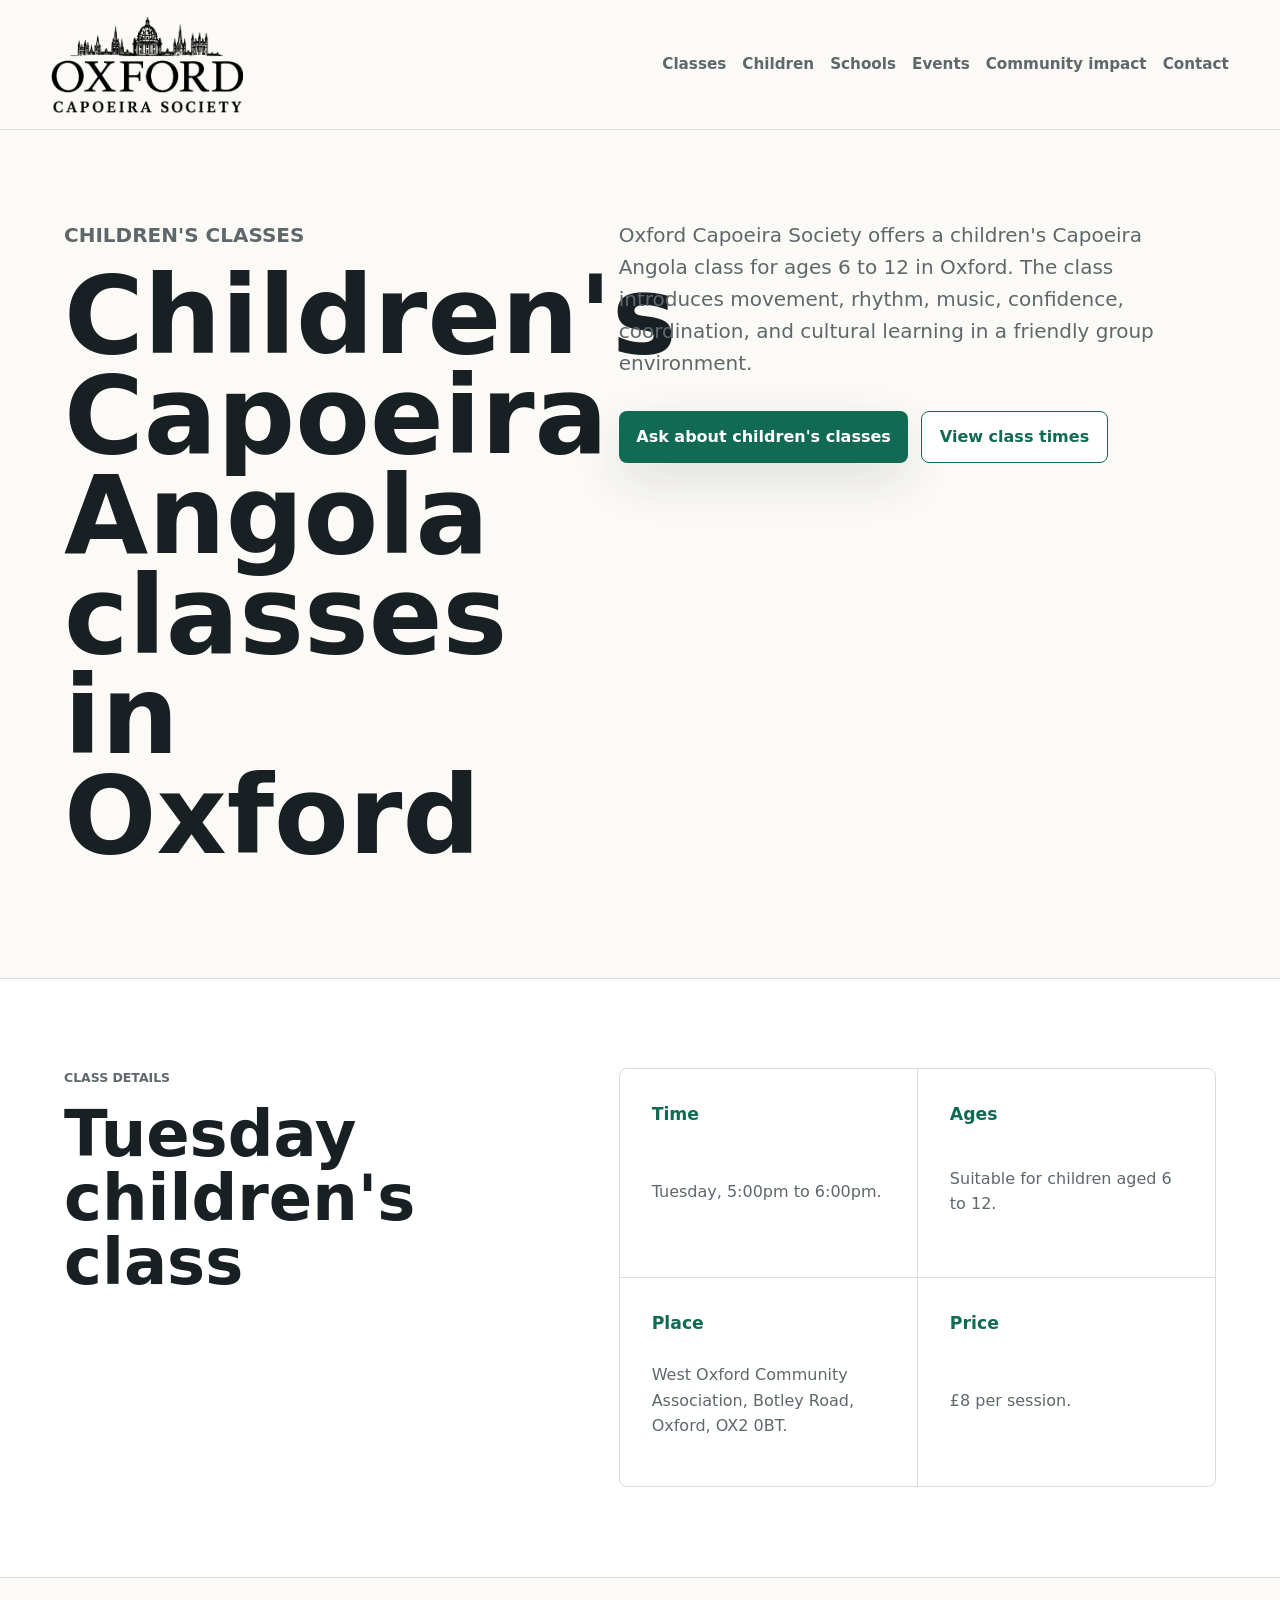
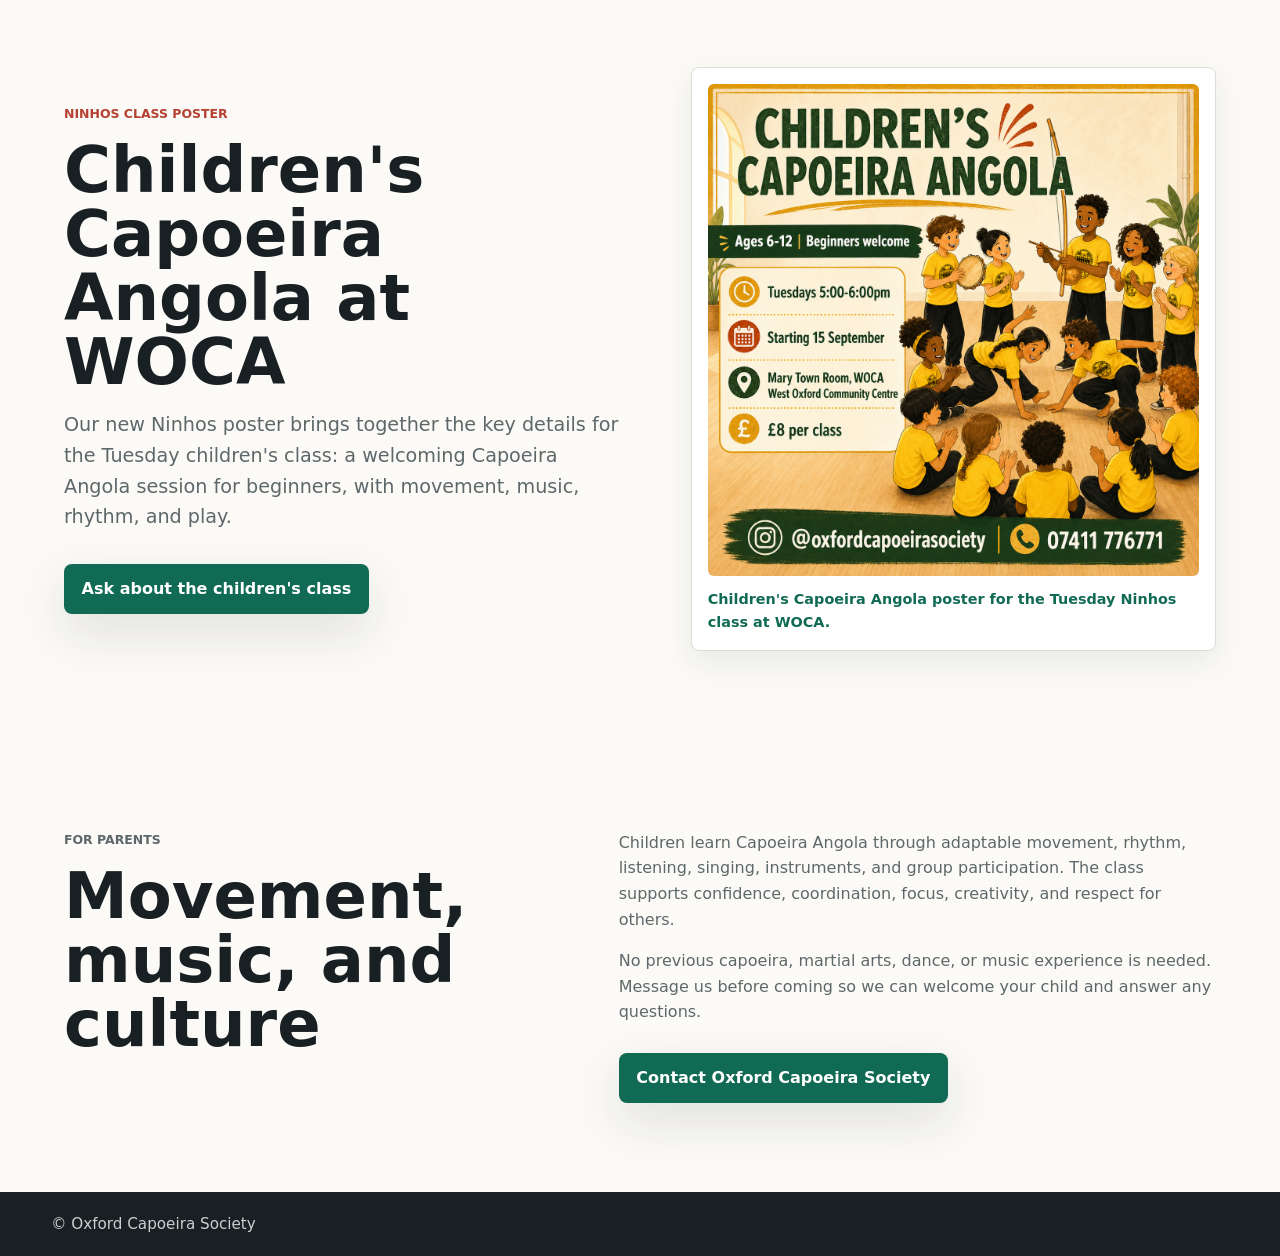
<file: children/index.html>
<!doctype html>
<html lang="en">
  <head>
    <meta charset="utf-8">
    <meta name="viewport" content="width=device-width, initial-scale=1">
    <meta
      name="description"
      content="Children's Capoeira Angola classes in Oxford for ages 6 to 12 with Oxford Capoeira Society. Movement, rhythm, music, confidence, and culture."
    >
    <title>Children's Capoeira Classes in Oxford | Oxford Capoeira Society</title>
    <link rel="canonical" href="https://www.oxfordcapoeira.co.uk/children/">
    <link rel="stylesheet" href="../styles.css?v=20260902-ninhos-poster">
  </head>
  <body>
    <header class="site-header">
      <a class="brand" href="../" aria-label="Oxford Capoeira Society home">
        <img
          class="brand-logo"
          src="../images/oxford-capoeira-society-logo-transparent.png"
          alt=""
          aria-hidden="true"
        >
      </a>
      <nav class="site-nav" aria-label="Main navigation">
        <a href="../classes/">Classes</a>
        <a href="../children/">Children</a>
        <a href="../schools/">Schools</a>
        <a href="../events/">Events</a>
        <a href="../community-impact/">Community impact</a>
        <a href="../#contact">Contact</a>
      </nav>
    </header>

    <main>
      <section class="section seo-hero">
        <div class="section-inner split">
          <div>
            <p class="eyebrow">Children's classes</p>
            <h1>Children's Capoeira Angola classes in Oxford</h1>
          </div>
          <div>
            <p>
              Oxford Capoeira Society offers a children's Capoeira Angola class
              for ages 6 to 12 in Oxford. The class introduces movement,
              rhythm, music, confidence, coordination, and cultural learning in
              a friendly group environment.
            </p>
            <div class="cta-row">
              <a class="button" href="https://wa.me/447411776771" target="_blank" rel="noopener noreferrer">Ask about children's classes</a>
              <a class="button button-secondary" href="../#classes">View class times</a>
            </div>
          </div>
        </div>
      </section>

      <section class="section section-accent">
        <div class="section-inner split">
          <div>
            <p class="eyebrow">Class details</p>
            <h2>Tuesday children's class</h2>
          </div>
          <div>
            <div class="details-grid seo-details">
              <article>
                <h3>Time</h3>
                <p>Tuesday, 5:00pm to 6:00pm.</p>
              </article>
              <article>
                <h3>Ages</h3>
                <p>Suitable for children aged 6 to 12.</p>
              </article>
              <article>
                <h3>Place</h3>
                <p>West Oxford Community Association, Botley Road, Oxford, OX2 0BT.</p>
              </article>
              <article>
                <h3>Price</h3>
                <p>&pound;8 per session.</p>
              </article>
            </div>
          </div>
        </div>
      </section>

      <section class="section">
        <div class="section-inner children-poster-layout">
          <div>
            <p class="eyebrow">Ninhos class poster</p>
            <h2>Children's Capoeira Angola at WOCA</h2>
            <p>
              Our new Ninhos poster brings together the key details for the
              Tuesday children's class: a welcoming Capoeira Angola session for
              beginners, with movement, music, rhythm, and play.
            </p>
            <div class="cta-row">
              <a class="button" href="https://wa.me/447411776771" target="_blank" rel="noopener noreferrer">Ask about the children's class</a>
            </div>
          </div>
          <figure class="poster-frame">
            <img
              src="../images/woca-ninhos-children-capoeira-poster-2026-09.png"
              alt="Promotional poster for Children's Capoeira Angola Ninhos classes at West Oxford Community Centre"
              loading="lazy"
              decoding="async"
            >
            <figcaption>Children's Capoeira Angola poster for the Tuesday Ninhos class at WOCA.</figcaption>
          </figure>
        </div>
      </section>

      <section class="section">
        <div class="section-inner split">
          <div>
            <p class="eyebrow">For parents</p>
            <h2>Movement, music, and culture</h2>
          </div>
          <div>
            <p>
              Children learn Capoeira Angola through adaptable movement,
              rhythm, listening, singing, instruments, and group participation.
              The class supports confidence, coordination, focus, creativity,
              and respect for others.
            </p>
            <p>
              No previous capoeira, martial arts, dance, or music experience is
              needed. Message us before coming so we can welcome your child and
              answer any questions.
            </p>
            <div class="cta-row">
              <a class="button" href="../#contact">Contact Oxford Capoeira Society</a>
            </div>
          </div>
        </div>
      </section>
    </main>

    <footer class="site-footer">
      <p>&copy; Oxford Capoeira Society</p>
    </footer>
  </body>
</html>
</file>
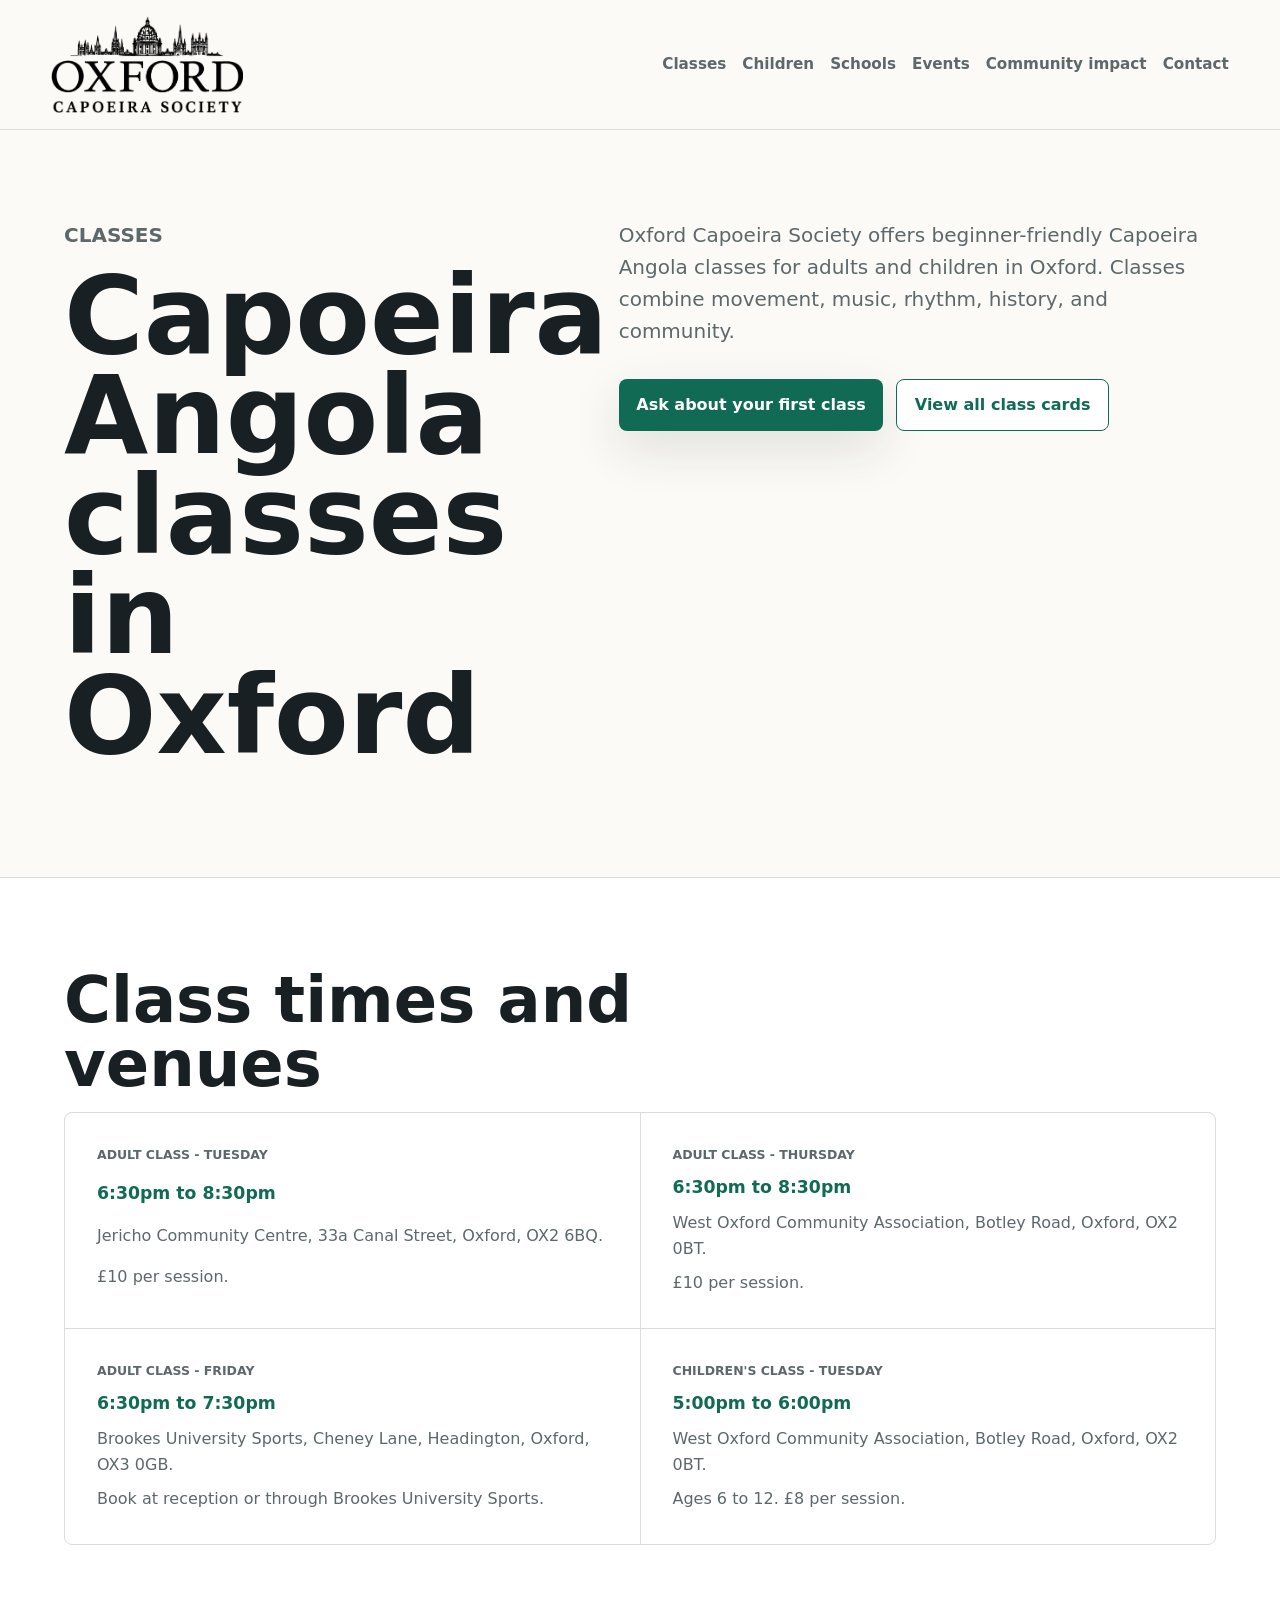
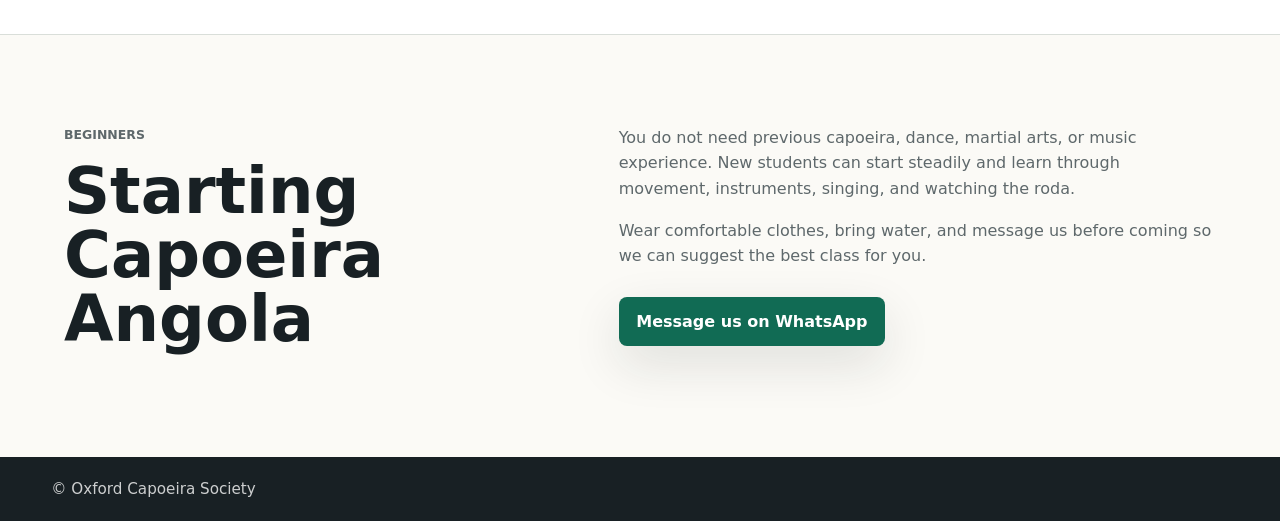
<file: classes/index.html>
<!doctype html>
<html lang="en">
  <head>
    <meta charset="utf-8">
    <meta name="viewport" content="width=device-width, initial-scale=1">
    <meta
      name="description"
      content="Capoeira Angola classes in Oxford for adults and children with Oxford Capoeira Society. Find class times, venues, prices, and how to start."
    >
    <title>Capoeira Classes in Oxford | Oxford Capoeira Society</title>
    <link rel="canonical" href="https://www.oxfordcapoeira.co.uk/classes/">
    <link rel="stylesheet" href="../styles.css?v=20260902-ninhos-poster">
  </head>
  <body>
    <header class="site-header">
      <a class="brand" href="../" aria-label="Oxford Capoeira Society home">
        <img
          class="brand-logo"
          src="../images/oxford-capoeira-society-logo-transparent.png"
          alt=""
          aria-hidden="true"
        >
      </a>
      <nav class="site-nav" aria-label="Main navigation">
        <a href="../classes/">Classes</a>
        <a href="../children/">Children</a>
        <a href="../schools/">Schools</a>
        <a href="../events/">Events</a>
        <a href="../community-impact/">Community impact</a>
        <a href="../#contact">Contact</a>
      </nav>
    </header>

    <main>
      <section class="section seo-hero">
        <div class="section-inner split">
          <div>
            <p class="eyebrow">Classes</p>
            <h1>Capoeira Angola classes in Oxford</h1>
          </div>
          <div>
            <p>
              Oxford Capoeira Society offers beginner-friendly Capoeira Angola
              classes for adults and children in Oxford. Classes combine
              movement, music, rhythm, history, and community.
            </p>
            <div class="cta-row">
              <a class="button" href="../#contact">Ask about your first class</a>
              <a class="button button-secondary" href="../#classes">View all class cards</a>
            </div>
          </div>
        </div>
      </section>

      <section class="section section-accent">
        <div class="section-inner">
          <h2>Class times and venues</h2>
          <div class="details-grid seo-details">
            <article>
              <p class="class-type">Adult class - Tuesday</p>
              <h3>6:30pm to 8:30pm</h3>
              <p>Jericho Community Centre, 33a Canal Street, Oxford, OX2 6BQ.</p>
              <p>&pound;10 per session.</p>
            </article>
            <article>
              <p class="class-type">Adult class - Thursday</p>
              <h3>6:30pm to 8:30pm</h3>
              <p>West Oxford Community Association, Botley Road, Oxford, OX2 0BT.</p>
              <p>&pound;10 per session.</p>
            </article>
            <article>
              <p class="class-type">Adult class - Friday</p>
              <h3>6:30pm to 7:30pm</h3>
              <p>Brookes University Sports, Cheney Lane, Headington, Oxford, OX3 0GB.</p>
              <p>Book at reception or through Brookes University Sports.</p>
            </article>
            <article>
              <p class="class-type">Children's class - Tuesday</p>
              <h3>5:00pm to 6:00pm</h3>
              <p>West Oxford Community Association, Botley Road, Oxford, OX2 0BT.</p>
              <p>Ages 6 to 12. &pound;8 per session.</p>
            </article>
          </div>
        </div>
      </section>

      <section class="section">
        <div class="section-inner split">
          <div>
            <p class="eyebrow">Beginners</p>
            <h2>Starting Capoeira Angola</h2>
          </div>
          <div>
            <p>
              You do not need previous capoeira, dance, martial arts, or music
              experience. New students can start steadily and learn through
              movement, instruments, singing, and watching the roda.
            </p>
            <p>
              Wear comfortable clothes, bring water, and message us before
              coming so we can suggest the best class for you.
            </p>
            <div class="cta-row">
              <a class="button" href="https://wa.me/447411776771" target="_blank" rel="noopener noreferrer">Message us on WhatsApp</a>
            </div>
          </div>
        </div>
      </section>
    </main>

    <footer class="site-footer">
      <p>&copy; Oxford Capoeira Society</p>
    </footer>
  </body>
</html>
</file>
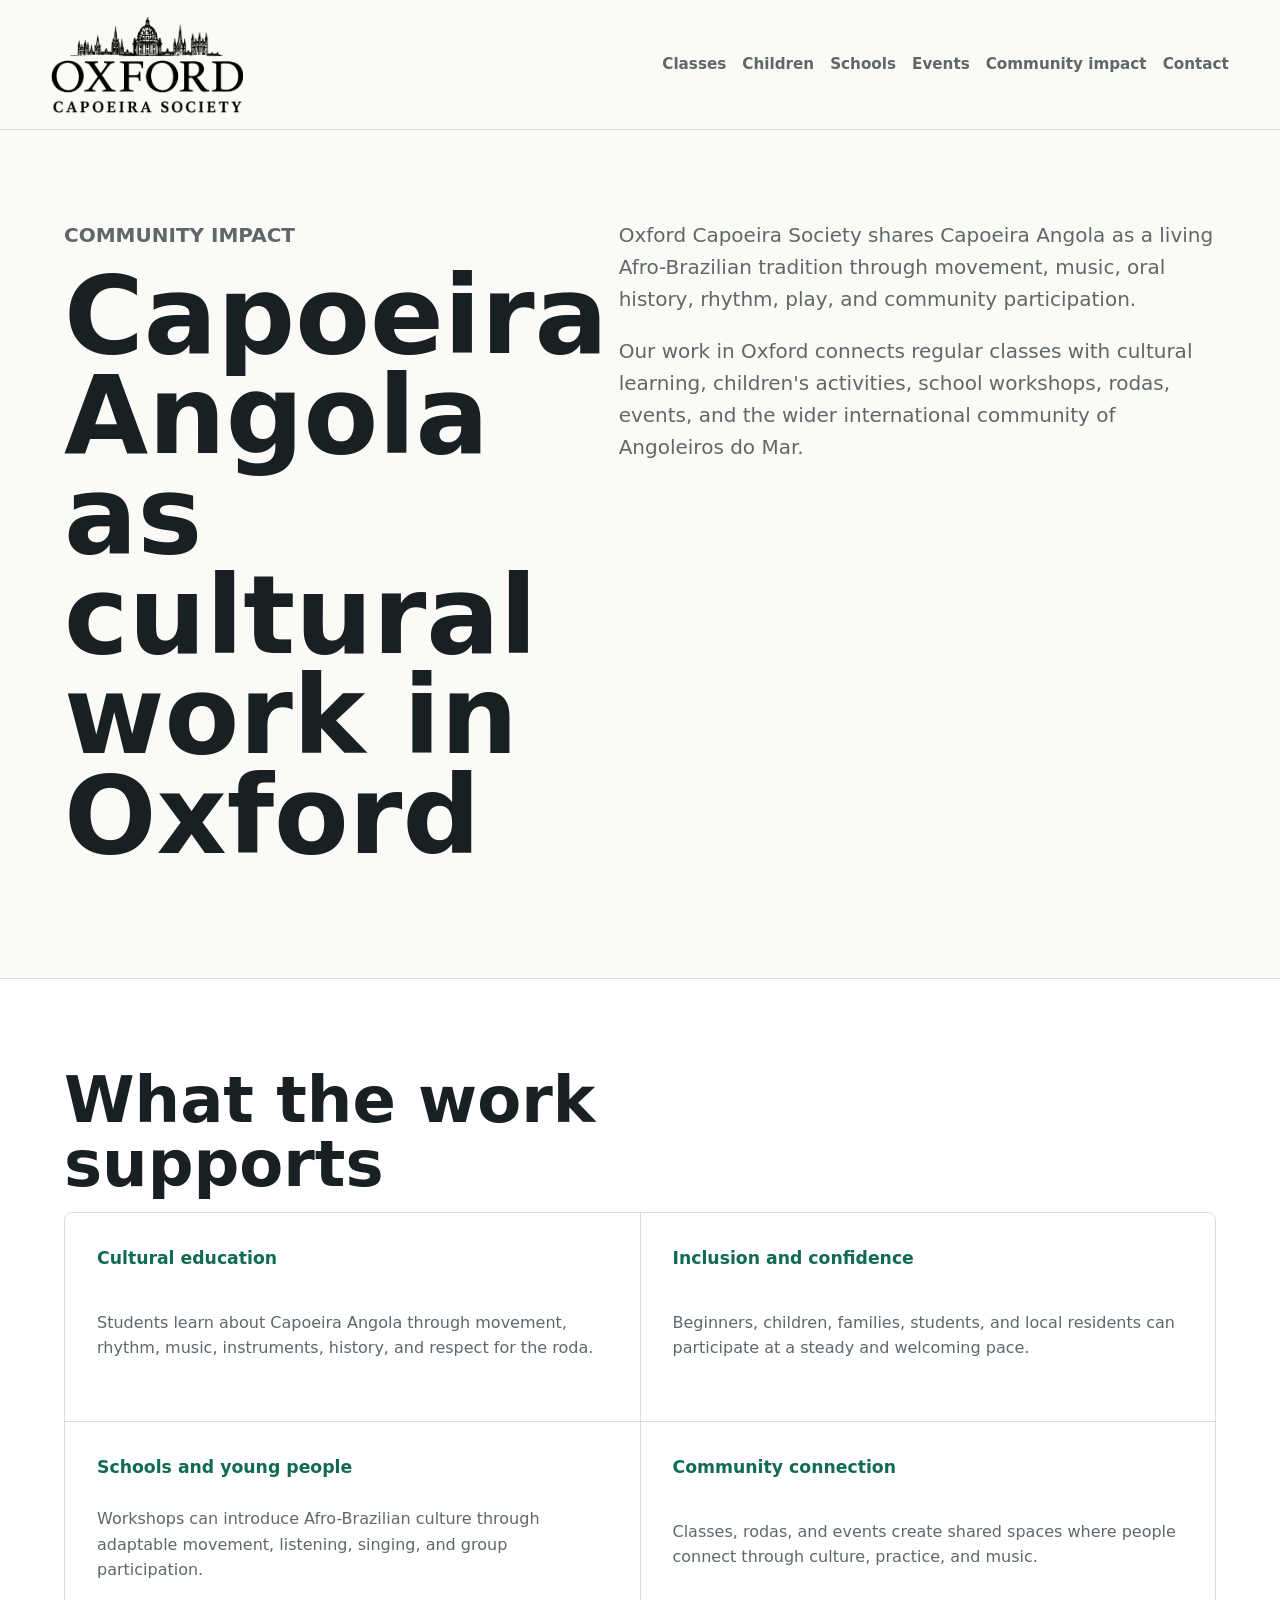
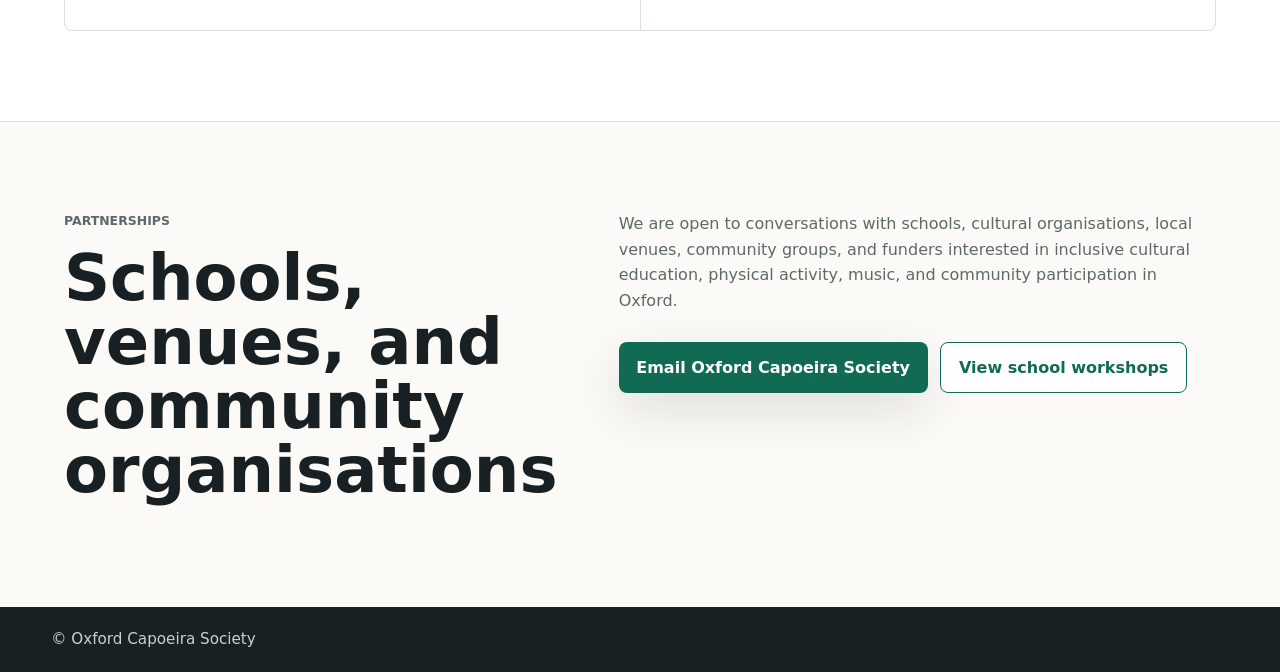
<file: community-impact/index.html>
<!doctype html>
<html lang="en">
  <head>
    <meta charset="utf-8">
    <meta name="viewport" content="width=device-width, initial-scale=1">
    <meta
      name="description"
      content="Oxford Capoeira Society shares Capoeira Angola as cultural education, movement, music, inclusion, and community work in Oxford."
    >
    <title>Community and Cultural Impact | Oxford Capoeira Society</title>
    <link rel="canonical" href="https://www.oxfordcapoeira.co.uk/community-impact/">
    <link rel="stylesheet" href="../styles.css?v=20260807-seo-pages">
  </head>
  <body>
    <header class="site-header">
      <a class="brand" href="../" aria-label="Oxford Capoeira Society home">
        <img
          class="brand-logo"
          src="../images/oxford-capoeira-society-logo-transparent.png"
          alt=""
          aria-hidden="true"
        >
      </a>
      <nav class="site-nav" aria-label="Main navigation">
        <a href="../classes/">Classes</a>
        <a href="../children/">Children</a>
        <a href="../schools/">Schools</a>
        <a href="../events/">Events</a>
        <a href="../community-impact/">Community impact</a>
        <a href="../#contact">Contact</a>
      </nav>
    </header>

    <main>
      <section class="section seo-hero">
        <div class="section-inner split">
          <div>
            <p class="eyebrow">Community impact</p>
            <h1>Capoeira Angola as cultural work in Oxford</h1>
          </div>
          <div>
            <p>
              Oxford Capoeira Society shares Capoeira Angola as a living
              Afro-Brazilian tradition through movement, music, oral history,
              rhythm, play, and community participation.
            </p>
            <p>
              Our work in Oxford connects regular classes with cultural
              learning, children's activities, school workshops, rodas, events,
              and the wider international community of Angoleiros do Mar.
            </p>
          </div>
        </div>
      </section>

      <section class="section section-accent">
        <div class="section-inner">
          <h2>What the work supports</h2>
          <div class="details-grid seo-details">
            <article>
              <h3>Cultural education</h3>
              <p>Students learn about Capoeira Angola through movement, rhythm, music, instruments, history, and respect for the roda.</p>
            </article>
            <article>
              <h3>Inclusion and confidence</h3>
              <p>Beginners, children, families, students, and local residents can participate at a steady and welcoming pace.</p>
            </article>
            <article>
              <h3>Schools and young people</h3>
              <p>Workshops can introduce Afro-Brazilian culture through adaptable movement, listening, singing, and group participation.</p>
            </article>
            <article>
              <h3>Community connection</h3>
              <p>Classes, rodas, and events create shared spaces where people connect through culture, practice, and music.</p>
            </article>
          </div>
        </div>
      </section>

      <section class="section">
        <div class="section-inner split">
          <div>
            <p class="eyebrow">Partnerships</p>
            <h2>Schools, venues, and community organisations</h2>
          </div>
          <div>
            <p>
              We are open to conversations with schools, cultural organisations,
              local venues, community groups, and funders interested in
              inclusive cultural education, physical activity, music, and
              community participation in Oxford.
            </p>
            <div class="cta-row">
              <a class="button" href="mailto:oxcapoeirasoc@gmail.com">Email Oxford Capoeira Society</a>
              <a class="button button-secondary" href="../schools/">View school workshops</a>
            </div>
          </div>
        </div>
      </section>
    </main>

    <footer class="site-footer">
      <p>&copy; Oxford Capoeira Society</p>
    </footer>
  </body>
</html>
</file>
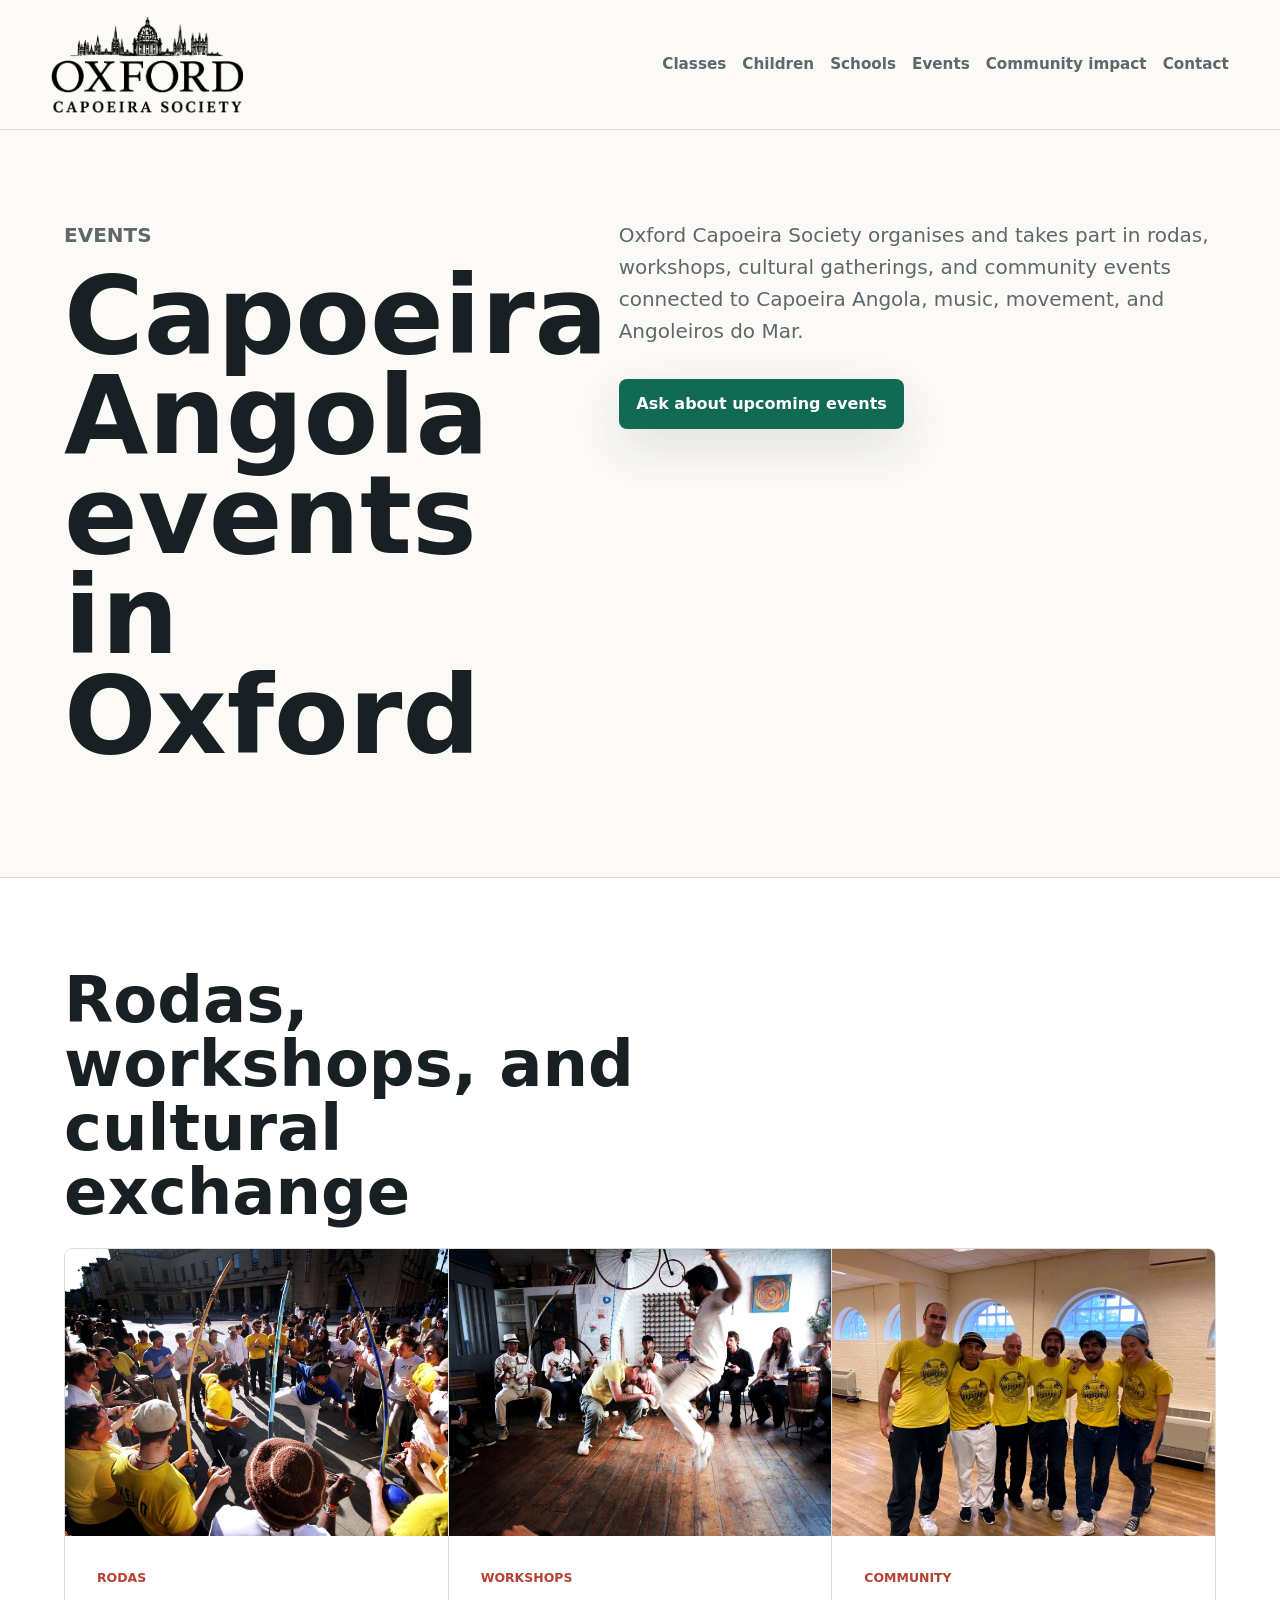
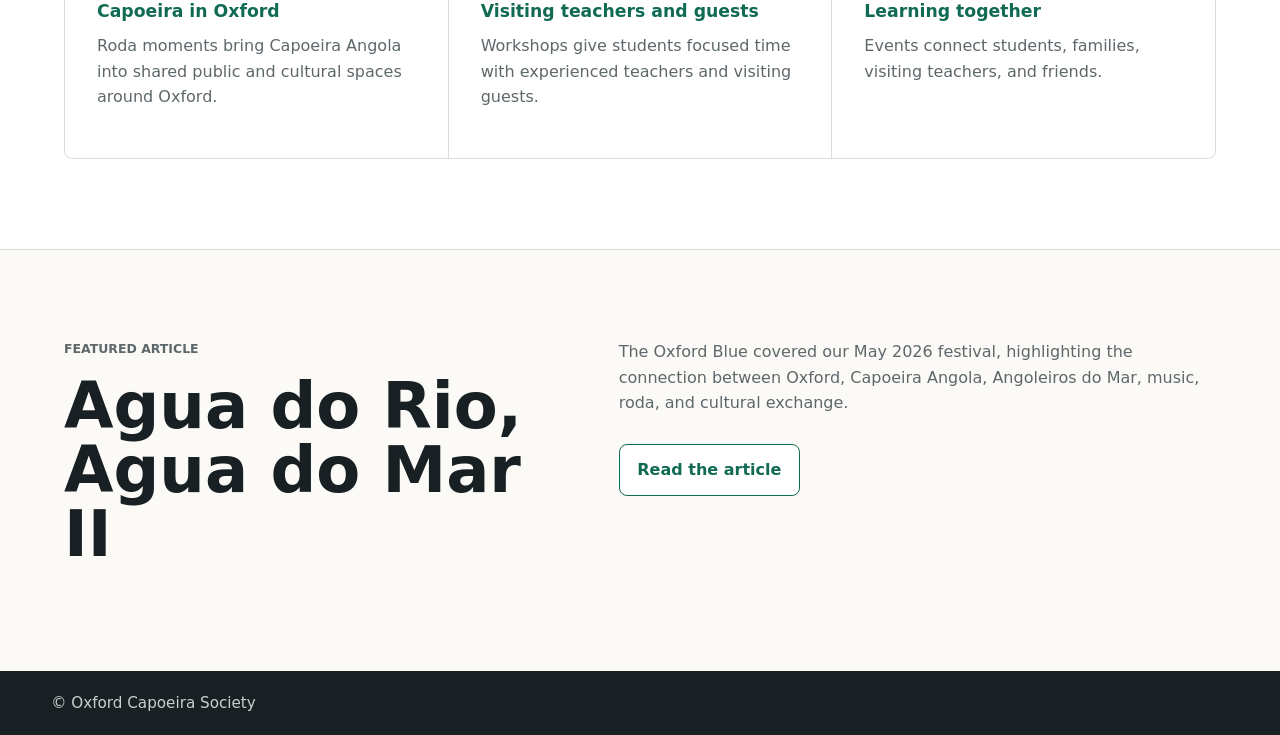
<file: events/index.html>
<!doctype html>
<html lang="en">
  <head>
    <meta charset="utf-8">
    <meta name="viewport" content="width=device-width, initial-scale=1">
    <meta
      name="description"
      content="Capoeira Angola events, rodas, workshops, and cultural gatherings in Oxford with Oxford Capoeira Society and Angoleiros do Mar."
    >
    <title>Capoeira Events in Oxford | Oxford Capoeira Society</title>
    <link rel="canonical" href="https://www.oxfordcapoeira.co.uk/events/">
    <link rel="stylesheet" href="../styles.css?v=20260807-seo-pages">
  </head>
  <body>
    <header class="site-header">
      <a class="brand" href="../" aria-label="Oxford Capoeira Society home">
        <img
          class="brand-logo"
          src="../images/oxford-capoeira-society-logo-transparent.png"
          alt=""
          aria-hidden="true"
        >
      </a>
      <nav class="site-nav" aria-label="Main navigation">
        <a href="../classes/">Classes</a>
        <a href="../children/">Children</a>
        <a href="../schools/">Schools</a>
        <a href="../events/">Events</a>
        <a href="../community-impact/">Community impact</a>
        <a href="../#contact">Contact</a>
      </nav>
    </header>

    <main>
      <section class="section seo-hero">
        <div class="section-inner split">
          <div>
            <p class="eyebrow">Events</p>
            <h1>Capoeira Angola events in Oxford</h1>
          </div>
          <div>
            <p>
              Oxford Capoeira Society organises and takes part in rodas,
              workshops, cultural gatherings, and community events connected to
              Capoeira Angola, music, movement, and Angoleiros do Mar.
            </p>
            <div class="cta-row">
              <a class="button" href="../#contact">Ask about upcoming events</a>
            </div>
          </div>
        </div>
      </section>

      <section class="section section-accent">
        <div class="section-inner">
          <h2>Rodas, workshops, and cultural exchange</h2>
          <div class="events-grid">
            <article class="event-card">
              <img
                src="../images/color-graded/photo-31.jpg"
                alt="Outdoor Capoeira Angola roda in central Oxford"
              loading="lazy"
              decoding="async"
              >
              <div class="event-card-copy">
                <p class="event-date">Rodas</p>
                <h3>Capoeira in Oxford</h3>
                <p>Roda moments bring Capoeira Angola into shared public and cultural spaces around Oxford.</p>
              </div>
            </article>
            <article class="event-card">
              <img
                src="../images/color-graded/photo-28.jpg"
                alt="Capoeira Angola roda with live music in an indoor cultural space"
              loading="lazy"
              decoding="async"
              >
              <div class="event-card-copy">
                <p class="event-date">Workshops</p>
                <h3>Visiting teachers and guests</h3>
                <p>Workshops give students focused time with experienced teachers and visiting guests.</p>
              </div>
            </article>
            <article class="event-card">
              <img
                src="../images/color-graded/photo-21.jpg"
                alt="Capoeira Angola teachers and students standing together after an event"
              loading="lazy"
              decoding="async"
              >
              <div class="event-card-copy">
                <p class="event-date">Community</p>
                <h3>Learning together</h3>
                <p>Events connect students, families, visiting teachers, and friends.</p>
              </div>
            </article>
          </div>
        </div>
      </section>

      <section class="section">
        <div class="section-inner split">
          <div>
            <p class="eyebrow">Featured article</p>
            <h2>Agua do Rio, Agua do Mar II</h2>
          </div>
          <div>
            <p>
              The Oxford Blue covered our May 2026 festival, highlighting the
              connection between Oxford, Capoeira Angola, Angoleiros do Mar,
              music, roda, and cultural exchange.
            </p>
            <div class="cta-row">
              <a
                class="button button-secondary"
                href="https://theoxfordblue.co.uk/agua-do-rio-agua-do-mar-ii-oxfords-connection-with-capoeira/"
                target="_blank"
                rel="noopener noreferrer"
              >
                Read the article
              </a>
            </div>
          </div>
        </div>
      </section>
    </main>

    <footer class="site-footer">
      <p>&copy; Oxford Capoeira Society</p>
    </footer>
  </body>
</html>
</file>
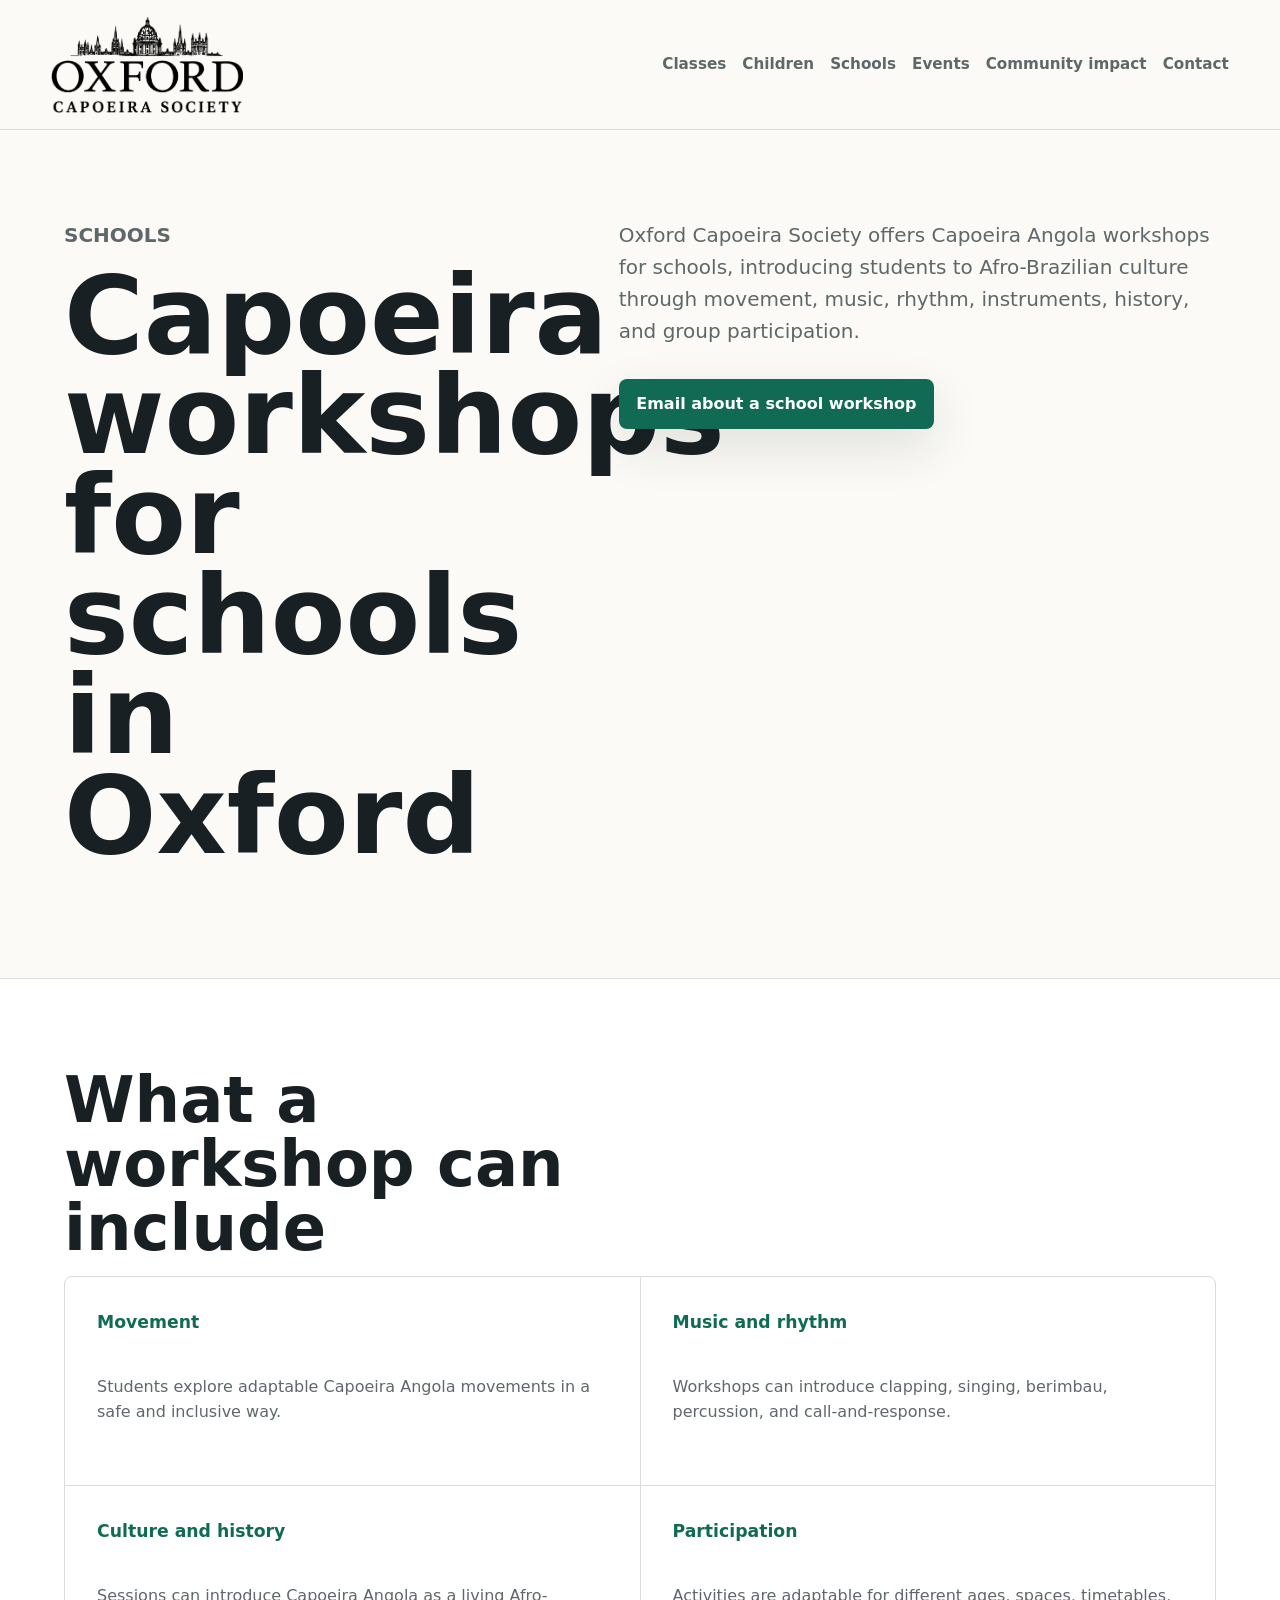
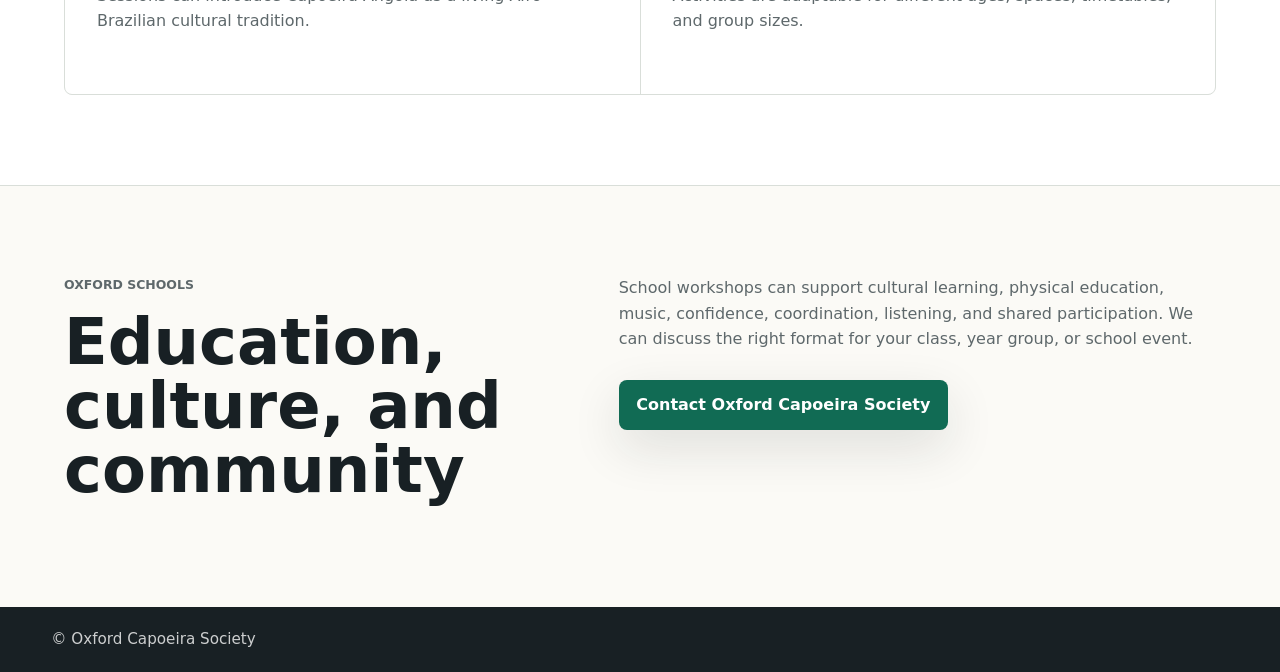
<file: schools/index.html>
<!doctype html>
<html lang="en">
  <head>
    <meta charset="utf-8">
    <meta name="viewport" content="width=device-width, initial-scale=1">
    <meta
      name="description"
      content="Capoeira Angola workshops for schools in Oxford, introducing Afro-Brazilian culture through movement, rhythm, music, history, and participation."
    >
    <title>Capoeira Workshops for Schools in Oxford | Oxford Capoeira Society</title>
    <link rel="canonical" href="https://www.oxfordcapoeira.co.uk/schools/">
    <link rel="stylesheet" href="../styles.css?v=20260807-seo-pages">
  </head>
  <body>
    <header class="site-header">
      <a class="brand" href="../" aria-label="Oxford Capoeira Society home">
        <img
          class="brand-logo"
          src="../images/oxford-capoeira-society-logo-transparent.png"
          alt=""
          aria-hidden="true"
        >
      </a>
      <nav class="site-nav" aria-label="Main navigation">
        <a href="../classes/">Classes</a>
        <a href="../children/">Children</a>
        <a href="../schools/">Schools</a>
        <a href="../events/">Events</a>
        <a href="../community-impact/">Community impact</a>
        <a href="../#contact">Contact</a>
      </nav>
    </header>

    <main>
      <section class="section seo-hero">
        <div class="section-inner split">
          <div>
            <p class="eyebrow">Schools</p>
            <h1>Capoeira workshops for schools in Oxford</h1>
          </div>
          <div>
            <p>
              Oxford Capoeira Society offers Capoeira Angola workshops for
              schools, introducing students to Afro-Brazilian culture through
              movement, music, rhythm, instruments, history, and group
              participation.
            </p>
            <div class="cta-row">
              <a class="button" href="mailto:oxcapoeirasoc@gmail.com">Email about a school workshop</a>
            </div>
          </div>
        </div>
      </section>

      <section class="section section-accent">
        <div class="section-inner">
          <h2>What a workshop can include</h2>
          <div class="details-grid seo-details">
            <article>
              <h3>Movement</h3>
              <p>Students explore adaptable Capoeira Angola movements in a safe and inclusive way.</p>
            </article>
            <article>
              <h3>Music and rhythm</h3>
              <p>Workshops can introduce clapping, singing, berimbau, percussion, and call-and-response.</p>
            </article>
            <article>
              <h3>Culture and history</h3>
              <p>Sessions can introduce Capoeira Angola as a living Afro-Brazilian cultural tradition.</p>
            </article>
            <article>
              <h3>Participation</h3>
              <p>Activities are adaptable for different ages, spaces, timetables, and group sizes.</p>
            </article>
          </div>
        </div>
      </section>

      <section class="section">
        <div class="section-inner split">
          <div>
            <p class="eyebrow">Oxford schools</p>
            <h2>Education, culture, and community</h2>
          </div>
          <div>
            <p>
              School workshops can support cultural learning, physical
              education, music, confidence, coordination, listening, and shared
              participation. We can discuss the right format for your class,
              year group, or school event.
            </p>
            <div class="cta-row">
              <a class="button" href="../#contact">Contact Oxford Capoeira Society</a>
            </div>
          </div>
        </div>
      </section>
    </main>

    <footer class="site-footer">
      <p>&copy; Oxford Capoeira Society</p>
    </footer>
  </body>
</html>
</file>
<file: styles.css>
:root {
  color-scheme: light;
  --ink: #182024;
  --muted: #5e686b;
  --paper: #fbfaf6;
  --surface: #ffffff;
  --line: #d9ded9;
  --green: #116b54;
  --gold: #d8a028;
  --red: #b64032;
  --blue: #265b8f;
  --shadow: 0 18px 50px rgba(24, 32, 36, 0.12);
  --soft-shadow: 0 12px 30px rgba(24, 32, 36, 0.08);
}

* {
  box-sizing: border-box;
}

html {
  scroll-behavior: smooth;
  scroll-padding-top: 7rem;
}

body {
  margin: 0;
  background: var(--paper);
  color: var(--ink);
  font-family:
    Inter, ui-sans-serif, system-ui, -apple-system, BlinkMacSystemFont, "Segoe UI",
    sans-serif;
  line-height: 1.6;
  overflow-x: hidden;
}

img {
  display: block;
  max-width: 100%;
}

a {
  color: inherit;
}

.site-header {
  position: sticky;
  top: 0;
  z-index: 10;
  display: flex;
  align-items: center;
  justify-content: space-between;
  gap: 1.5rem;
  padding: 1rem clamp(1rem, 4vw, 4rem);
  background: rgba(251, 250, 246, 0.92);
  border-bottom: 1px solid var(--line);
  backdrop-filter: blur(14px);
}

.brand {
  display: inline-flex;
  align-items: center;
  gap: 0.85rem;
  color: var(--green);
  font-weight: 800;
  text-decoration: none;
}

.brand-logo {
  width: clamp(8rem, 18vw, 12rem);
  height: auto;
}

.site-nav {
  display: flex;
  flex-wrap: wrap;
  gap: 0.4rem 1rem;
  color: var(--muted);
  font-size: 0.95rem;
  font-weight: 700;
}

.site-nav a {
  text-decoration: none;
}

.nowrap {
  white-space: nowrap;
}

.site-nav a:hover,
.site-nav a:focus-visible {
  color: var(--red);
}

.hero {
  display: grid;
  grid-template-columns: minmax(0, 1fr);
  align-items: center;
  gap: clamp(2rem, 6vw, 5rem);
  min-height: calc(100vh - 4rem);
  padding: clamp(3rem, 7vw, 6rem) clamp(1rem, 4vw, 4rem);
}

.hero-copy {
  width: 100%;
  max-width: 70rem;
  min-width: 0;
}

.hero-tail {
  min-width: 0;
}

.welcome-badge {
  display: inline-flex;
  align-items: center;
  min-height: 2.25rem;
  margin-bottom: 1rem;
  padding: 0.45rem 0.8rem;
  background: #edf5f2;
  color: var(--green);
  border: 1px solid #c9ddd6;
  border-radius: 8px;
  font-size: 0.82rem;
  font-weight: 900;
  text-transform: uppercase;
}

.eyebrow {
  margin: 0 0 0.9rem;
  color: var(--red);
  font-size: 0.78rem;
  font-weight: 900;
  letter-spacing: 0;
  text-transform: uppercase;
}

h1,
h2,
h3,
p {
  margin-top: 0;
}

h1 {
  max-width: 11ch;
  margin-bottom: 1.35rem;
  color: var(--ink);
  font-size: clamp(3.2rem, 10vw, 6.8rem);
  line-height: 0.92;
  letter-spacing: 0;
}

h2 {
  max-width: 14ch;
  margin-bottom: 1rem;
  font-size: clamp(2rem, 5vw, 4rem);
  line-height: 1;
  letter-spacing: 0;
}

h3 {
  margin-bottom: 0.45rem;
  color: var(--green);
  font-size: 1.08rem;
}

.hero-copy p:not(.eyebrow, .welcome-badge) {
  max-width: 38rem;
  color: var(--muted);
  font-size: clamp(1.05rem, 2vw, 1.25rem);
  overflow-wrap: break-word;
}

.hero-highlights {
  display: flex;
  flex-wrap: wrap;
  gap: 0.65rem;
  max-width: 42rem;
  margin: 1.35rem 0 0;
  padding: 0;
  list-style: none;
}

.hero-highlights li {
  display: inline-flex;
  align-items: center;
  min-height: 2.35rem;
  padding: 0.45rem 0.75rem;
  background: var(--surface);
  color: var(--ink);
  border: 1px solid var(--line);
  border-left: 4px solid var(--gold);
  border-radius: 8px;
  box-shadow: var(--soft-shadow);
  font-size: 0.95rem;
  font-weight: 800;
}

.hero-actions,
.cta-row {
  display: flex;
  flex-wrap: wrap;
  gap: 0.8rem;
  margin-top: 0.75rem;
}

.button {
  display: inline-flex;
  align-items: center;
  justify-content: center;
  min-height: 3rem;
  margin-top: 0.75rem;
  padding: 0.75rem 1.1rem;
  background: var(--green);
  color: #ffffff;
  border-radius: 8px;
  box-shadow: var(--shadow);
  font-weight: 800;
  text-decoration: none;
}

.button-secondary {
  background: var(--surface);
  color: var(--green);
  border: 1px solid var(--green);
  box-shadow: none;
}

.button:hover,
.button:focus-visible {
  background: #0d5945;
}

.button-secondary:hover,
.button-secondary:focus-visible {
  background: #e8f1ee;
  color: #0d5945;
}

.seo-hero h1 {
  max-width: 13ch;
}

.seo-hero p {
  color: var(--muted);
  font-size: clamp(1.05rem, 2vw, 1.25rem);
}

.seo-details h3,
.seo-details p {
  margin: 0;
}

.seo-details article {
  display: grid;
  gap: 0.55rem;
}

.hero-mark,
.hero-photo-placeholder,
.hero-photo {
  width: min(100%, 34rem);
  margin: 0;
  justify-self: center;
  text-align: center;
}

.hero-photo {
  overflow: hidden;
  background: var(--surface);
  border: 1px solid var(--line);
  border-radius: 8px;
  box-shadow: var(--shadow);
}

.hero-photo img {
  width: 100%;
  aspect-ratio: 1 / 1;
  object-fit: cover;
  object-position: center;
}

.hero-photo figcaption {
  padding: 0.85rem 1rem;
  color: var(--green);
  font-size: 0.95rem;
  font-weight: 900;
}

.hero-photo-placeholder {
  display: grid;
  place-items: center;
  min-height: 24rem;
  aspect-ratio: 4 / 5;
  background:
    linear-gradient(135deg, rgba(17, 107, 84, 0.1), rgba(216, 160, 40, 0.16)),
    #ffffff;
  border: 1px solid var(--line);
  border-radius: 8px;
  box-shadow: var(--soft-shadow);
  color: var(--muted);
  font-weight: 900;
}

.hero-image {
  width: 100%;
  background: #ffffff;
  filter: drop-shadow(0 2rem 2.5rem rgba(24, 32, 36, 0.12));
}

.hero-mark figcaption {
  margin-top: 1rem;
  color: var(--green);
  font-size: clamp(1.15rem, 2vw, 1.45rem);
  font-weight: 900;
}

.section {
  padding: clamp(3rem, 7vw, 6rem) clamp(1rem, 4vw, 4rem);
}

.community-photo {
  padding: 0 clamp(1rem, 4vw, 4rem) clamp(3rem, 7vw, 6rem);
}

.community-photo figure,
.gallery-photo {
  margin: 0;
}

.community-photo figure {
  overflow: hidden;
  background: var(--surface);
  border: 1px solid var(--line);
  border-radius: 8px;
  box-shadow: var(--soft-shadow);
}

.community-photo img {
  width: 100%;
  aspect-ratio: 16 / 9;
  object-fit: cover;
  object-position: center;
}

.community-photo figcaption {
  padding: 0.85rem 1rem;
  color: var(--green);
  font-size: 0.95rem;
  font-weight: 900;
}

.children-poster-layout {
  display: grid;
  grid-template-columns: minmax(0, 0.75fr) minmax(18rem, 0.7fr);
  gap: clamp(1.5rem, 5vw, 4rem);
  align-items: center;
}

.children-poster-layout p:not(.eyebrow) {
  max-width: 40rem;
  color: var(--muted);
  font-size: clamp(1.05rem, 2vw, 1.2rem);
}

.poster-frame {
  margin: 0;
  padding: clamp(0.6rem, 2vw, 1rem);
  background: #ffffff;
  border: 1px solid var(--line);
  border-radius: 8px;
  box-shadow: var(--soft-shadow);
}

.poster-frame img {
  display: block;
  width: 100%;
  height: auto;
  border-radius: 6px;
}

.poster-frame figcaption {
  margin-top: 0.75rem;
  color: var(--green);
  font-size: 0.9rem;
  font-weight: 900;
}

.section-accent {
  background: var(--surface);
  border-block: 1px solid var(--line);
}

.section-contact {
  background: #edf5f2;
}

.section-inner {
  width: min(100%, 72rem);
  margin-inline: auto;
}

.section-intro {
  max-width: 48rem;
  margin-bottom: 1.5rem;
  color: var(--muted);
  font-size: clamp(1.05rem, 2vw, 1.2rem);
}

.details-grid,
.class-options {
  display: grid;
  grid-template-columns: repeat(2, minmax(0, 1fr));
  gap: 1px;
  overflow: hidden;
  border: 1px solid var(--line);
  border-radius: 8px;
  background: var(--line);
}

.details-grid article,
.class-option {
  min-height: 13rem;
  padding: clamp(1.25rem, 3vw, 2rem);
  background: var(--surface);
}

.class-option {
  display: flex;
  flex-direction: column;
  gap: 0.7rem;
}

.class-option h4,
.class-option p {
  margin: 0;
}

.class-option h4 {
  font-size: clamp(1.35rem, 3vw, 1.75rem);
}

.class-type {
  color: var(--red);
  font-size: 0.78rem;
  font-weight: 900;
  text-transform: uppercase;
}

.class-option .class-type {
  margin-bottom: -0.2rem;
}

.class-details {
  display: grid;
  gap: 0.7rem;
  margin: 0 0 0.3rem;
}

.class-details div {
  display: grid;
  gap: 0.15rem;
}

.class-details dt {
  color: var(--red);
  font-size: 0.72rem;
  font-weight: 900;
  text-transform: uppercase;
}

.class-details dd {
  margin: 0;
  color: var(--muted);
}

.class-venue {
  display: grid;
  grid-template-columns: minmax(0, 0.9fr) minmax(8rem, 1fr);
  gap: 0.85rem;
  align-items: center;
  margin-top: 0.15rem;
  padding: 0.85rem;
  background: #fbfaf6;
  border: 1px solid var(--line);
  border-radius: 8px;
}

.class-venue-copy {
  min-width: 0;
}

.class-venue-copy .eyebrow {
  margin-bottom: 0.35rem;
  font-size: 0.7rem;
}

.class-venue-copy h5 {
  margin: 0 0 0.3rem;
  color: var(--green);
  font-size: 1rem;
}

.class-venue-copy p:not(.eyebrow) {
  margin: 0;
  color: var(--muted);
  font-size: 0.9rem;
  line-height: 1.45;
}

.class-actions {
  display: grid;
  gap: 0.6rem;
  margin-top: auto;
}

.class-link {
  display: inline-flex;
  align-items: center;
  justify-content: center;
  min-height: 2.75rem;
  padding: 0.65rem 0.9rem;
  background: #edf5f2;
  color: var(--green);
  border: 1px solid #c9ddd6;
  border-radius: 8px;
  font-weight: 900;
  text-align: center;
  text-decoration: none;
}

.class-link-secondary {
  background: var(--surface);
  color: var(--muted);
  border-color: var(--line);
}

.class-link:hover,
.class-link:focus-visible {
  background: var(--green);
  color: #ffffff;
}

.class-link-secondary:hover,
.class-link-secondary:focus-visible {
  background: #f7f4ed;
  color: var(--ink);
}

.details-grid p,
.split p {
  color: var(--muted);
}

.price-summary {
  display: grid;
  grid-template-columns: minmax(12rem, 0.45fr) minmax(0, 1fr);
  gap: clamp(1rem, 3vw, 1.5rem);
  align-items: stretch;
  margin-top: 1.5rem;
  padding: clamp(1rem, 3vw, 1.5rem);
  background: #edf5f2;
  border: 1px solid #c9ddd6;
  border-radius: 8px;
}

.price-summary-heading h3 {
  margin-bottom: 0;
  color: var(--green);
  font-size: clamp(1.35rem, 3vw, 1.8rem);
}

.price-cards {
  display: grid;
  grid-template-columns: repeat(3, minmax(0, 1fr));
  gap: 1px;
  overflow: hidden;
  background: #c9ddd6;
  border: 1px solid #c9ddd6;
  border-radius: 8px;
}

.price-cards article {
  display: grid;
  gap: 0.35rem;
  align-content: start;
  min-height: 9rem;
  padding: 1rem;
  background: var(--surface);
}

.price-cards p {
  margin: 0;
  color: var(--red);
  font-size: 0.75rem;
  font-weight: 900;
  text-transform: uppercase;
}

.price-cards strong {
  color: var(--ink);
  font-size: clamp(2rem, 4vw, 2.75rem);
  line-height: 1;
}

.price-cards span,
.price-note {
  color: var(--muted);
}

.price-note {
  grid-column: 2;
  margin: -0.45rem 0 0;
  font-weight: 800;
}

.quick-contact {
  display: flex;
  flex-wrap: wrap;
  gap: 0.8rem 1rem;
  align-items: center;
  justify-content: space-between;
  margin-top: 1.25rem;
  padding: 1rem 1.25rem;
  background: var(--surface);
  border: 1px solid var(--line);
  border-left: 4px solid var(--gold);
  border-radius: 8px;
}

.quick-contact p {
  margin: 0;
  color: var(--ink);
  font-size: clamp(1rem, 2vw, 1.15rem);
  font-weight: 900;
}

.quick-contact .button {
  margin-top: 0;
}

.quick-contact-subtle {
  background: #f7f4ed;
}

.location-grid {
  display: grid;
  grid-template-columns: repeat(3, minmax(0, 1fr));
  gap: 1px;
  overflow: hidden;
  border: 1px solid var(--line);
  border-radius: 8px;
  background: var(--line);
}

.location-card {
  display: grid;
  grid-template-rows: auto 1fr;
  min-height: 100%;
  background: var(--surface);
}

.location-card img {
  width: 100%;
  aspect-ratio: 4 / 3;
  object-fit: cover;
}

.location-card-copy {
  display: flex;
  flex-direction: column;
  gap: 0.65rem;
  padding: clamp(1rem, 3vw, 1.35rem);
}

.location-card-copy h3,
.location-card-copy p {
  margin: 0;
}

.location-card-copy h3 {
  color: var(--green);
  font-size: clamp(1.2rem, 2vw, 1.45rem);
  line-height: 1.15;
}

.location-card-copy p:not(.class-type) {
  color: var(--muted);
}

.location-card-copy .class-link {
  margin-top: auto;
}

.venue-preview {
  display: grid;
  grid-template-columns: minmax(0, 0.7fr) minmax(18rem, 1fr);
  gap: clamp(1.25rem, 4vw, 3rem);
  align-items: center;
  margin-top: clamp(2rem, 5vw, 3.5rem);
  padding: clamp(1rem, 3vw, 1.5rem);
  background: #f7f4ed;
  border: 1px solid var(--line);
  border-radius: 8px;
}

.venue-preview h3 {
  color: var(--ink);
  font-size: clamp(1.45rem, 3vw, 2rem);
  line-height: 1.1;
}

.venue-preview p:not(.eyebrow) {
  margin-bottom: 0;
  color: var(--muted);
}

.venue-images {
  display: grid;
  grid-template-columns: minmax(7rem, 0.45fr) minmax(12rem, 1fr);
  gap: 1rem;
  align-items: stretch;
}

.venue-images img {
  width: 100%;
  height: 100%;
  min-height: 10rem;
  object-fit: cover;
  background: #ffffff;
  border: 1px solid var(--line);
  border-radius: 8px;
}

.venue-images img:first-child {
  object-fit: contain;
  padding: 1rem;
}

.class-venue .venue-images {
  grid-template-columns: minmax(4rem, 0.45fr) minmax(6rem, 1fr);
  gap: 0.55rem;
}

.class-venue .venue-images img {
  height: 6rem;
  min-height: 0;
  max-height: none;
}

.class-venue .venue-images img:first-child {
  padding: 0.55rem;
}

.split {
  display: grid;
  grid-template-columns: minmax(0, 0.8fr) minmax(18rem, 1fr);
  gap: clamp(1.5rem, 6vw, 5rem);
  align-items: start;
}

.split > p {
  max-width: 43rem;
  margin: 0;
  font-size: clamp(1.05rem, 2vw, 1.25rem);
}

.split > div:last-child p:last-child {
  margin-bottom: 0;
}

.first-class-guide > div:last-child > p {
  max-width: 44rem;
  color: var(--muted);
  font-size: clamp(1.05rem, 2vw, 1.2rem);
}

.first-class-steps {
  display: grid;
  grid-template-columns: repeat(2, minmax(0, 1fr));
  gap: 1px;
  overflow: hidden;
  margin-top: 1.25rem;
  background: var(--line);
  border: 1px solid var(--line);
  border-radius: 8px;
}

.first-class-steps article {
  display: grid;
  gap: 0.4rem;
  align-content: start;
  min-height: 11rem;
  padding: clamp(1rem, 2vw, 1.35rem);
  background: var(--surface);
}

.first-class-steps h3 {
  margin-bottom: 0;
  color: var(--green);
  font-size: clamp(1.05rem, 2vw, 1.25rem);
}

.first-class-steps p {
  margin: 0;
  color: var(--muted);
}

.about-profile {
  display: grid;
  grid-template-columns: minmax(14rem, 22rem) minmax(0, 1fr);
  gap: clamp(1.5rem, 5vw, 4rem);
  align-items: center;
}

.about-logo {
  width: 100%;
  max-width: 22rem;
  justify-self: center;
  background: #ffffff;
  border: 1px solid var(--line);
  border-radius: 8px;
  box-shadow: var(--soft-shadow);
}

.about-profile p:not(.eyebrow) {
  max-width: 43rem;
  margin-bottom: 1rem;
  color: var(--muted);
  font-size: clamp(1.05rem, 2vw, 1.25rem);
}

.about-profile p:not(.eyebrow):last-child {
  margin-bottom: 0;
}

.section-values {
  background: #f7f4ed;
  border-block: 1px solid var(--line);
}

.values-layout {
  display: grid;
  grid-template-columns: minmax(0, 0.75fr) minmax(18rem, 1fr);
  gap: clamp(1.5rem, 5vw, 4rem);
  align-items: start;
}

.values-layout > div:first-child p:not(.eyebrow) {
  color: var(--muted);
  font-size: clamp(1.05rem, 2vw, 1.2rem);
}

.values-grid {
  display: grid;
  gap: 1px;
  overflow: hidden;
  background: var(--line);
  border: 1px solid var(--line);
  border-radius: 8px;
}

.values-grid article {
  display: grid;
  gap: 0.45rem;
  padding: clamp(1rem, 2vw, 1.35rem);
  background: var(--surface);
}

.values-grid h3,
.values-grid p {
  margin: 0;
}

.values-grid h3 {
  color: var(--green);
  font-size: clamp(1.05rem, 2vw, 1.25rem);
}

.values-grid p {
  color: var(--muted);
}

.teacher-profile {
  display: grid;
  grid-template-columns: minmax(14rem, 22rem) minmax(0, 1fr);
  gap: clamp(1.5rem, 5vw, 4rem);
  align-items: center;
}

.teacher-photo {
  display: block;
  width: 100%;
  min-height: 20rem;
  aspect-ratio: 4 / 5;
  object-fit: cover;
  object-position: center top;
  background: #ffffff;
  border: 1px solid var(--line);
  border-radius: 8px;
  box-shadow: var(--soft-shadow);
}

.teacher-profile p:not(.eyebrow) {
  max-width: 43rem;
  margin: 0;
  color: var(--muted);
  font-size: clamp(1.05rem, 2vw, 1.25rem);
}

.cultural-work {
  display: grid;
  grid-template-columns: minmax(0, 0.9fr) minmax(18rem, 1fr);
  gap: clamp(1.5rem, 4vw, 3.5rem) clamp(1.5rem, 5vw, 4rem);
  align-items: start;
}

.cultural-work-header {
  grid-column: 1 / -1;
}

.cultural-work-header h2 {
  max-width: none;
}

.cultural-work-copy p {
  color: var(--muted);
  font-size: clamp(1.05rem, 2vw, 1.2rem);
}

.global-network {
  align-self: start;
  padding: clamp(1rem, 2vw, 1.25rem);
  background: #f7f4ed;
  border: 1px solid var(--line);
  border-left: 4px solid var(--green);
  border-radius: 8px;
  box-shadow: var(--soft-shadow);
}

.global-network h3 {
  margin-bottom: 0.45rem;
  color: var(--green);
  font-size: clamp(1.05rem, 2vw, 1.2rem);
}

.global-network p {
  margin: 0 0 0.85rem;
  color: var(--muted);
}

.global-network .global-network-places {
  margin-bottom: 0;
  color: var(--ink);
  font-size: 0.9rem;
  font-weight: 700;
  line-height: 1.55;
}

.impact-grid {
  grid-column: 1 / -1;
  display: grid;
  grid-template-columns: repeat(3, minmax(0, 1fr));
  gap: 1px;
  overflow: hidden;
  background: var(--line);
  border: 1px solid var(--line);
  border-radius: 8px;
}

.impact-grid article {
  display: grid;
  gap: 0.45rem;
  align-content: start;
  min-height: 11rem;
  padding: clamp(1rem, 2vw, 1.35rem);
  background: #f7f4ed;
}

.impact-grid h3,
.impact-grid p {
  margin: 0;
}

.impact-grid h3 {
  color: var(--green);
  font-size: clamp(1.05rem, 2vw, 1.25rem);
}

.impact-grid p {
  color: var(--muted);
}

.expect-photo-strip {
  display: grid;
  grid-template-columns: 1.1fr 1fr 0.9fr;
  gap: 1px;
  overflow: hidden;
  margin-top: 1.5rem;
  background: var(--line);
  border: 1px solid var(--line);
  border-radius: 8px;
}

.expect-photo-strip img {
  width: 100%;
  height: 100%;
  min-height: clamp(11rem, 22vw, 17rem);
  object-fit: cover;
  background: var(--surface);
}

.events-grid {
  display: grid;
  grid-template-columns: repeat(3, minmax(0, 1fr));
  gap: 1px;
  overflow: hidden;
  margin-top: 1.5rem;
  background: var(--line);
  border: 1px solid var(--line);
  border-radius: 8px;
}

.event-card {
  display: flex;
  min-height: 100%;
  flex-direction: column;
  background: var(--surface);
}

.event-card img {
  width: 100%;
  aspect-ratio: 4 / 3;
  object-fit: cover;
}

.event-card-copy {
  padding: clamp(1.25rem, 3vw, 2rem);
}

.event-date {
  margin-bottom: 0.65rem;
  color: var(--red);
  font-size: 0.78rem;
  font-weight: 900;
  text-transform: uppercase;
}

.event-card p:not(.event-date) {
  color: var(--muted);
}

.event-feature {
  display: grid;
  grid-template-columns: minmax(0, 1fr) auto;
  gap: 1rem;
  align-items: center;
  margin-top: 1.25rem;
  padding: clamp(1rem, 3vw, 1.35rem);
  background: #f7f4ed;
  border: 1px solid var(--line);
  border-left: 4px solid var(--gold);
  border-radius: 8px;
}

.event-feature h3,
.event-feature p {
  margin: 0;
}

.event-feature p:not(.event-date) {
  color: var(--muted);
}

.event-feature .class-link {
  min-width: 11rem;
}

.event-note {
  max-width: 48rem;
  margin: 1.25rem 0 0;
  color: var(--muted);
}

.expect-grid {
  display: grid;
  grid-template-columns: repeat(2, minmax(0, 1fr));
  gap: clamp(1.25rem, 3vw, 2rem);
  margin-top: 1.5rem;
}

.expect-grid article {
  display: grid;
  gap: 0.45rem;
  align-content: start;
  padding-block: 1.25rem;
  border-top: 1px solid var(--line);
}

.expect-grid article:nth-child(-n + 2) {
  border-top-color: var(--gold);
}

.expect-grid p {
  margin-bottom: 0;
  color: var(--muted);
}

.gallery-sections {
  display: grid;
  gap: clamp(1.25rem, 3vw, 2rem);
  margin-top: 1.5rem;
}

.gallery-group {
  display: grid;
  gap: 0.75rem;
}

.gallery-group h3 {
  margin: 0;
  color: var(--green);
  font-size: clamp(1.2rem, 2vw, 1.5rem);
}

.gallery-grid {
  display: grid;
  grid-template-columns: repeat(auto-fit, minmax(min(18rem, 100%), 1fr));
  gap: 1px;
  overflow: hidden;
  background: var(--line);
  border: 1px solid var(--line);
  border-radius: 8px;
}

.gallery-placeholder {
  display: grid;
  place-items: center;
  min-height: 13rem;
  aspect-ratio: 4 / 3;
  padding: 1rem;
  background:
    linear-gradient(135deg, rgba(17, 107, 84, 0.08), rgba(216, 160, 40, 0.12)),
    var(--surface);
  color: var(--muted);
  font-weight: 900;
  text-align: center;
}

.gallery-photo {
  position: relative;
  overflow: hidden;
  min-height: 13rem;
  aspect-ratio: 4 / 3;
  background: var(--surface);
}

.gallery-photo img {
  width: 100%;
  height: 100%;
  object-fit: cover;
}

.gallery-photo figcaption {
  position: absolute;
  right: 0.75rem;
  bottom: 0.75rem;
  max-width: calc(100% - 1.5rem);
  padding: 0.35rem 0.55rem;
  background: rgba(24, 32, 36, 0.78);
  color: #ffffff;
  border-radius: 6px;
  font-size: 0.78rem;
  font-weight: 900;
}

.contact-options {
  display: grid;
  grid-column: 1 / -1;
  grid-template-columns: repeat(3, minmax(0, 1fr));
  gap: 0.75rem;
  margin-top: clamp(0.5rem, 2vw, 1rem);
}

.contact-option {
  display: grid;
  align-content: start;
  gap: 0.4rem;
  min-height: 8.5rem;
  padding: 1.1rem;
  background: var(--surface);
  color: var(--ink);
  border: 1px solid #c9ddd6;
  border-radius: 8px;
  text-decoration: none;
  transition:
    background 160ms ease,
    border-color 160ms ease,
    transform 160ms ease;
}

.contact-option span {
  color: var(--red);
  font-size: 0.78rem;
  font-weight: 900;
  text-transform: uppercase;
}

.contact-option strong {
  color: var(--green);
  font-size: clamp(1rem, 2vw, 1.15rem);
  overflow-wrap: anywhere;
}

.contact-option small {
  color: var(--muted);
  font-size: 0.9rem;
  line-height: 1.45;
}

.contact-option-primary {
  background: var(--green);
  border-color: var(--green);
  color: #ffffff;
  box-shadow: var(--soft-shadow);
}

.contact-option-primary span,
.contact-option-primary strong,
.contact-option-primary small {
  color: #ffffff;
}

.contact-option:hover,
.contact-option:focus-visible {
  background: #edf5f2;
  border-color: var(--green);
  transform: translateY(-2px);
}

.contact-option-primary:hover,
.contact-option-primary:focus-visible {
  background: #0d5945;
}

.contact-prompts {
  display: grid;
  gap: 0.55rem;
  margin: 1.2rem 0 0;
  padding: 0;
  color: var(--muted);
  list-style: none;
}

.contact-prompts li {
  position: relative;
  padding-left: 1.4rem;
}

.contact-prompts li::before {
  position: absolute;
  top: 0.65em;
  left: 0;
  width: 0.45rem;
  height: 0.45rem;
  background: var(--gold);
  border-radius: 50%;
  content: "";
}

.contact-paths {
  display: grid;
  grid-template-columns: repeat(3, minmax(0, 1fr));
  gap: 1px;
  overflow: hidden;
  margin-top: 1.25rem;
  background: #c9ddd6;
  border: 1px solid #c9ddd6;
  border-radius: 8px;
}

.contact-paths a {
  display: flex;
  align-items: center;
  min-height: 4.25rem;
  padding: 0.85rem;
  background: var(--surface);
  color: var(--green);
  font-size: 0.92rem;
  font-weight: 900;
  line-height: 1.25;
  text-decoration: none;
}

.contact-paths a:hover,
.contact-paths a:focus-visible {
  background: #edf5f2;
  color: var(--ink);
}

.site-footer {
  padding: 1.25rem clamp(1rem, 4vw, 4rem);
  background: var(--ink);
  color: rgba(255, 255, 255, 0.78);
  font-size: 0.95rem;
}

.site-footer p {
  margin: 0;
}

@media (max-width: 860px) {
  .site-header {
    align-items: flex-start;
    flex-direction: column;
  }

  .hero {
    grid-template-columns: 1fr;
    min-height: auto;
  }

  .hero-copy {
    display: contents;
  }

  .hero-copy .welcome-badge {
    justify-self: start;
    order: 1;
  }

  .hero-copy h1 {
    order: 2;
  }

  .hero-copy > p {
    order: 3;
  }

  .hero-photo {
    order: 4;
  }

  .hero-tail {
    order: 5;
  }

  .hero-mark {
    width: min(100%, 24rem);
  }

  .details-grid,
  .class-options,
  .price-summary,
  .location-grid,
  .venue-preview,
  .about-profile,
  .values-layout,
  .teacher-profile,
  .children-poster-layout,
  .cultural-work,
  .impact-grid,
  .event-feature,
  .events-grid,
  .expect-grid,
  .gallery-grid,
  .expect-photo-strip,
  .contact-options,
  .contact-paths,
  .split {
    grid-template-columns: 1fr;
  }

  .price-cards {
    grid-template-columns: 1fr;
  }

  .first-class-steps {
    grid-template-columns: 1fr;
  }

  .price-note {
    grid-column: auto;
    margin-top: 0;
  }

  .quick-contact {
    align-items: stretch;
  }

  .quick-contact .button {
    width: 100%;
  }

  .venue-images {
    grid-template-columns: 1fr;
  }

  .class-venue {
    grid-template-columns: 1fr;
  }

  .class-venue .venue-images {
    grid-template-columns: minmax(4rem, 0.45fr) minmax(6rem, 1fr);
  }

}

@media (max-width: 520px) {
  .site-header,
  .site-nav {
    gap: 0.6rem;
  }

  .site-header {
    padding-block: 0.75rem;
  }

  .brand {
    align-items: flex-start;
    flex-direction: column;
  }

  .brand-logo {
    width: 9rem;
  }

  .site-nav {
    width: 100%;
    gap: 0.5rem 1rem;
    font-size: 0.85rem;
  }

  .hero {
    gap: 1rem;
    padding-top: 1.5rem;
  }

  .hero-copy p:not(.eyebrow, .welcome-badge) {
    max-width: 32ch;
    font-size: 1rem;
  }

  .welcome-badge {
    min-height: 2rem;
    margin-bottom: 0.75rem;
    padding: 0.35rem 0.65rem;
  }

  .hero-highlights {
    gap: 0.45rem;
    margin-top: 1rem;
  }

  .hero-highlights li {
    min-height: 2.1rem;
    padding: 0.35rem 0.6rem;
    font-size: 0.85rem;
  }

  .hero-photo img {
    aspect-ratio: 4 / 3;
  }

  .community-photo img {
    aspect-ratio: 4 / 3;
  }

  html {
    scroll-padding-top: 10rem;
  }

  h1 {
    margin-bottom: 1rem;
    font-size: clamp(2.2rem, 11vw, 3rem);
  }

  .details-grid article {
    min-height: auto;
  }
}
</file>
